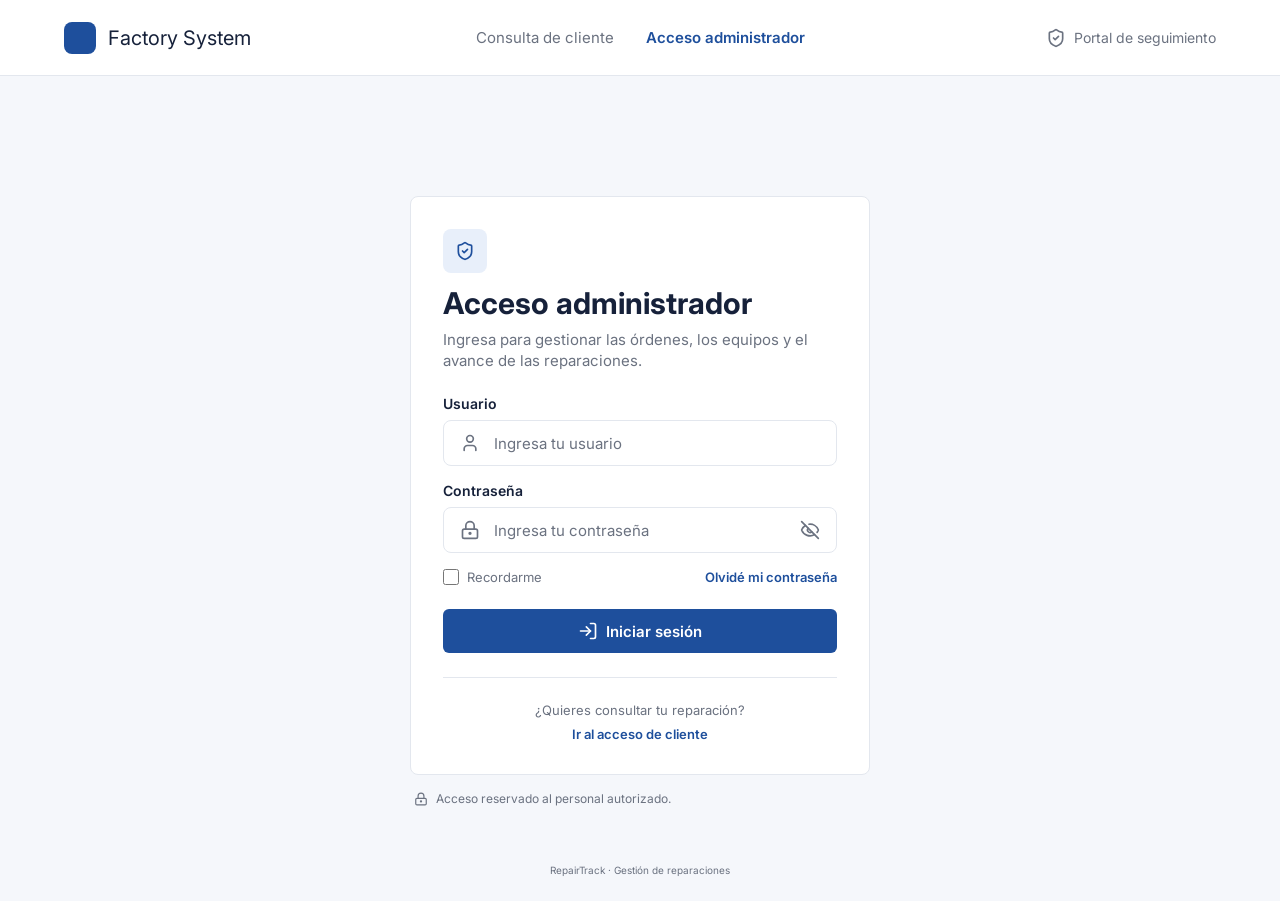
<file: index.html>
<!DOCTYPE html>
<html lang="es">
<head>
  <meta charset="UTF-8">
  <meta http-equiv="refresh" content="0; url=views/login-admin.html">
  <title>Factory System</title>
</head>
<body><a href="views/login-admin.html">Ir al acceso de administrador</a></body>
</html>
</file>
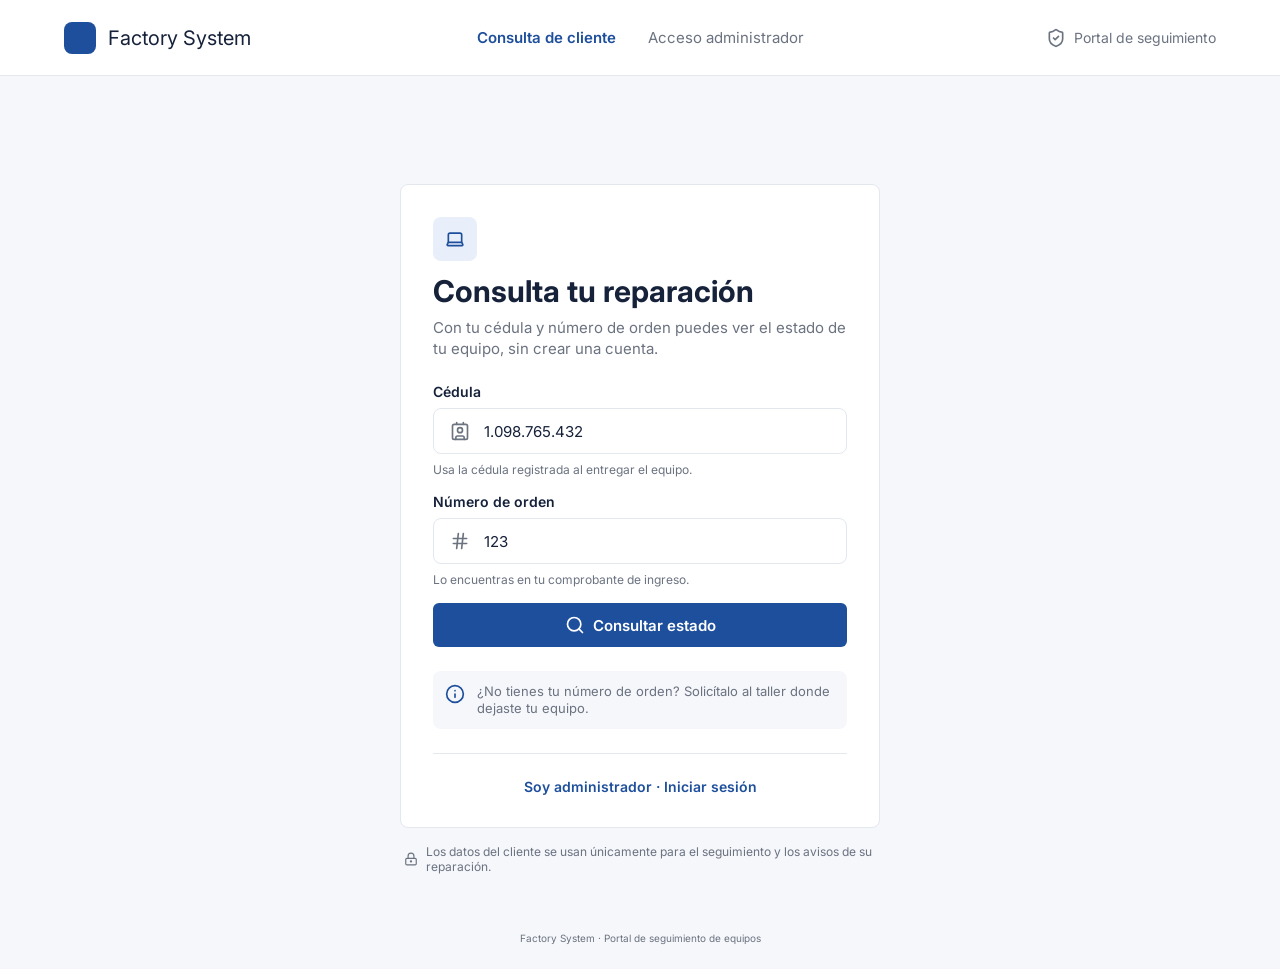
<file: views/consulta-cliente.html>
<!DOCTYPE html>
<html lang="es">
<head>
  <meta charset="UTF-8">
  <meta name="viewport" content="width=device-width, initial-scale=1">
  <title>Consulta tu reparación | Factory System</title>
  <link rel="stylesheet" href="https://fonts.googleapis.com/css2?family=Inter:wght@400;500;600;700&display=swap">
  <link rel="stylesheet" href="../css/base.css">
  <link rel="stylesheet" href="../css/componentes.css">
  <link rel="stylesheet" href="../css/consulta.css">
  <link rel="stylesheet" href="../css/responsive.css">
</head>
<body>
  <header class="encabezado">
    <a class="marca" href="consulta-cliente.html"><span class="marca__logo"></span>Factory System</a>

    <button class="menu-boton" id="menu-boton" type="button" aria-label="Abrir menú" aria-expanded="false" aria-controls="menu-principal">
      <svg class="icono" aria-hidden="true"><use href="../img/iconos.svg#menu"/></svg>
    </button>

    <nav class="menu" id="menu-principal" aria-label="Principal">
      <a href="consulta-cliente.html" aria-current="page">Consulta de cliente</a>
      <a href="login-admin.html">Acceso administrador</a>
    </nav>

    <p class="portal"><svg class="icono" aria-hidden="true"><use href="../img/iconos.svg#escudo"/></svg>Portal de seguimiento</p>
  </header>

  <main class="principal principal--consulta">
    <div class="contenedor-consulta">
      <section class="tarjeta" aria-labelledby="titulo-consulta">
        <div class="tarjeta__icono"><svg class="icono" aria-hidden="true"><use href="../img/iconos.svg#portatil"/></svg></div>
        <h1 id="titulo-consulta">Consulta tu reparación</h1>
        <p class="tarjeta__texto">Con tu cédula y número de orden puedes ver el estado de tu equipo, sin crear una cuenta.</p>

        <form id="form-consulta" novalidate>
          <p class="mensaje" id="mensaje-form" role="alert" hidden></p>

          <div class="campo">
            <label for="cedula">Cédula</label>
            <div class="entrada">
              <svg class="icono" aria-hidden="true"><use href="../img/iconos.svg#cedula"/></svg>
              <input type="text" id="cedula" value="1.098.765.432" inputmode="numeric" autocomplete="off">
            </div>
            <p class="ayuda">Usa la cédula registrada al entregar el equipo.</p>
            <p class="error" id="error-cedula"></p>
          </div>

          <div class="campo">
            <label for="orden">Número de orden</label>
            <div class="entrada">
              <svg class="icono" aria-hidden="true"><use href="../img/iconos.svg#numeral"/></svg>
              <input type="text" id="orden" value="123" inputmode="numeric" autocomplete="off">
            </div>
            <p class="ayuda">Lo encuentras en tu comprobante de ingreso.</p>
            <p class="error" id="error-orden"></p>
          </div>

          <button class="boton" type="submit">
            <svg class="icono" aria-hidden="true"><use href="../img/iconos.svg#buscar"/></svg>Consultar estado
          </button>
        </form>

        <div class="nota">
          <svg class="icono" aria-hidden="true"><use href="../img/iconos.svg#info"/></svg>
          <p>¿No tienes tu número de orden? Solicítalo al taller donde dejaste tu equipo.</p>
        </div>

        <div class="tarjeta__pie tarjeta__pie--solo">
          <a href="login-admin.html">Soy administrador · Iniciar sesión</a>
        </div>
      </section>

      <p class="aviso">
        <svg class="icono" aria-hidden="true"><use href="../img/iconos.svg#candado"/></svg>
        <span class="solo-escritorio">Los datos del cliente se usan únicamente para el seguimiento y los avisos de su reparación.</span>
        <span class="solo-movil">Tus datos se usan solo para esta reparación.</span>
      </p>
    </div>
  </main>

  <footer class="pie"><small>Factory System · Portal de seguimiento de equipos</small></footer>

  <script type="module" src="../js/controllers/menuController.js"></script>
  <script type="module" src="../js/controllers/consultaController.js"></script>
</body>
</html>
</file>
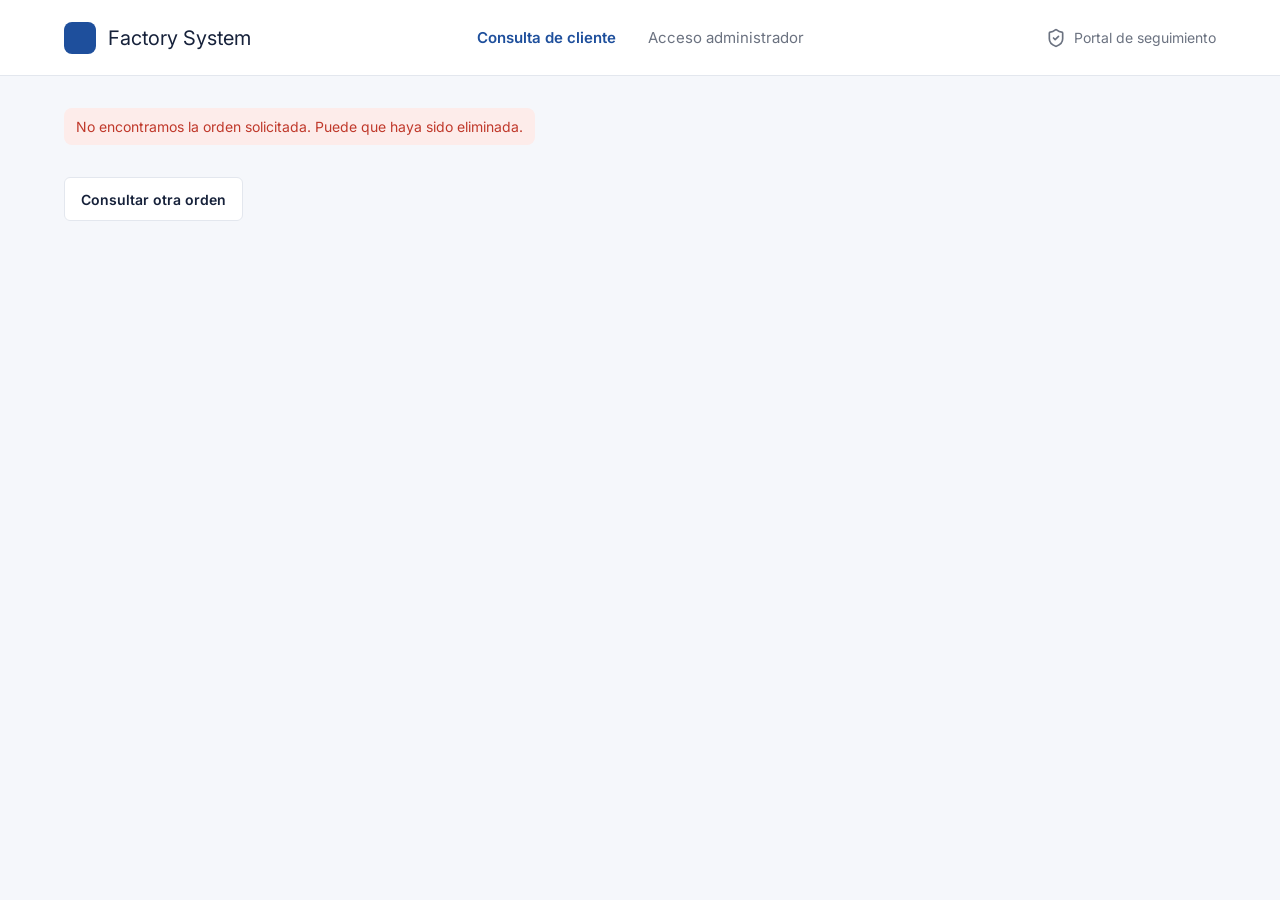
<file: views/detalle-orden.html>
<!DOCTYPE html>
<html lang="es">
<head>
  <meta charset="UTF-8">
  <meta name="viewport" content="width=device-width, initial-scale=1">
  <title>Detalle de la orden | Factory System</title>
  <link rel="stylesheet" href="https://fonts.googleapis.com/css2?family=Inter:wght@400;500;600;700&display=swap">
  <link rel="stylesheet" href="../css/base.css">
  <link rel="stylesheet" href="../css/componentes.css">
  <link rel="stylesheet" href="../css/detalle-orden.css">
  <link rel="stylesheet" href="../css/responsive.css">
</head>
<body>
  <header class="encabezado">
    <a class="marca" href="consulta-cliente.html"><span class="marca__logo"></span>Factory System</a>

    <button class="menu-boton" id="menu-boton" type="button" aria-label="Abrir menú" aria-expanded="false" aria-controls="menu-principal">
      <svg class="icono" aria-hidden="true"><use href="../img/iconos.svg#menu"/></svg>
    </button>

    <nav class="menu" id="menu-principal" aria-label="Principal">
      <a href="consulta-cliente.html" aria-current="page">Consulta de cliente</a>
      <a href="login-admin.html">Acceso administrador</a>
    </nav>

    <p class="portal"><svg class="icono" aria-hidden="true"><use href="../img/iconos.svg#escudo"/></svg>Portal de seguimiento</p>
  </header>

  <main class="contenido contenido--detalle">
    <section class="orden-no-encontrada" id="orden-no-encontrada" hidden>
      <p class="mensaje mensaje--error">No encontramos la orden solicitada. Puede que haya sido eliminada.</p>
      <a class="boton boton--secundario" href="consulta-cliente.html">Consultar otra orden</a>
    </section>

    <!-- Todo lo que depende de la orden se llena desde JS (data-campo, data-insignia, listas) -->
    <div id="contenido-orden" hidden>
      <div class="encabezado-detalle">
        <a class="volver" href="estado-equipo.html" data-destino="estado-equipo.html"><svg class="icono" aria-hidden="true"><use href="../img/iconos.svg#volver"/></svg>Volver al estado del equipo</a>
        <div class="titulo-fila">
          <h1>Detalle de la orden #<span data-campo="numero"></span></h1>
          <span class="insignia solo-escritorio" data-insignia></span>
        </div>
        <p class="solo-escritorio">Información del equipo, diagnóstico y registro de la reparación.</p>
      </div>

      <p class="mensaje" id="mensaje-form" role="status" hidden></p>

      <div class="disposicion">
        <div class="columna">
          <!-- Resumen que se ve solo en celular -->
          <section class="seccion resumen-movil" aria-label="Resumen de la orden">
            <div class="resumen-movil__cabecera"><h2 data-campo="equipo"></h2><span class="insignia" data-insignia></span></div>
            <p class="resumen-movil__equipo" data-campo="lineaEquipoMovil"></p>
            <p><span data-campo="clienteCedula"></span><br><span data-campo="telefonoMovil"></span></p>
            <p class="resumen-movil__extra"><span data-campo="ingresoTecnico"></span><br><span data-campo="costoMovil"></span></p>
          </section>

          <section class="seccion solo-escritorio" aria-labelledby="titulo-cliente">
            <h2 id="titulo-cliente">Cliente y equipo</h2>
            <div class="datos-grilla">
              <div><span class="dato__etiqueta">Nombre completo</span><strong class="dato__valor" data-campo="nombre"></strong></div>
              <div><span class="dato__etiqueta">Cédula</span><strong class="dato__valor" data-campo="cedula"></strong></div>
              <div><span class="dato__etiqueta">Teléfono</span><strong class="dato__valor" data-campo="telefono"></strong></div>
            </div>
            <div class="datos-grilla">
              <div><span class="dato__etiqueta">Tipo de equipo</span><strong class="dato__valor" data-campo="tipo"></strong></div>
              <div><span class="dato__etiqueta">Marca</span><strong class="dato__valor" data-campo="marca"></strong></div>
              <div><span class="dato__etiqueta">Modelo</span><strong class="dato__valor" data-campo="modelo"></strong></div>
            </div>
          </section>

          <section class="seccion tarjeta--falla" aria-labelledby="titulo-falla">
            <h2 id="titulo-falla">Falla reportada</h2>
            <p class="texto-detalle" data-campo="falla"></p>
          </section>

          <section class="seccion tarjeta--diagnostico" aria-labelledby="titulo-diagnostico">
            <h2 id="titulo-diagnostico">Diagnóstico técnico</h2>
            <p class="texto-detalle" data-campo="diagnostico"></p>
            <p class="diagnostico__autor solo-escritorio" data-campo="autorDiagnostico"></p>
          </section>

          <section class="seccion tarjeta--fotos" aria-labelledby="titulo-fotos">
            <h2 id="titulo-fotos">Fotos del equipo</h2>
            <div class="fotos-adjuntas" id="lista-fotos"></div>
            <p class="fotos-resumen solo-escritorio" data-campo="resumenFotos"></p>
          </section>
        </div>

        <div class="columna">
          <section class="seccion solo-escritorio" aria-labelledby="titulo-datos">
            <h2 id="titulo-datos">Datos de la reparación</h2>
            <div class="datos-grilla datos-grilla--2">
              <div><span class="dato__etiqueta">Fecha de ingreso</span><strong class="dato__valor" data-campo="fechaIngreso"></strong></div>
              <div><span class="dato__etiqueta">Técnico asignado</span><strong class="dato__valor" data-campo="tecnico"></strong></div>
            </div>
            <div class="datos-grilla datos-grilla--2">
              <div><span class="dato__etiqueta">Costo de reparación</span><strong class="dato__valor" data-campo="costo"></strong></div>
            </div>
          </section>

          <section class="seccion tarjeta--historial" aria-labelledby="titulo-historial">
            <h2 id="titulo-historial">Historial de estados</h2>
            <ol class="pasos pasos--vertical" id="lista-pasos"></ol>
            <p class="historial__nota" data-campo="notaHistorial"></p>
          </section>
        </div>
      </div>

      <div class="barra-acciones">
        <p class="barra-acciones__texto">
          <span class="solo-escritorio"><svg class="icono" aria-hidden="true"><use href="../img/iconos.svg#candado"/></svg>Los datos del cliente se usan únicamente para el seguimiento y los avisos de su reparación.</span>
          <span class="solo-movil">Desliza para ver el historial y la falla reportada</span>
        </p>
        <div class="barra-acciones__botones">
          <button class="boton boton--contorno" type="button" data-accion="whatsapp"><svg class="icono" aria-hidden="true"><use href="../img/iconos.svg#whatsapp"/></svg>Contactar por WhatsApp</button>
        </div>
      </div>
    </div>
  </main>

  <script type="module" src="../js/controllers/menuController.js"></script>
  <script type="module" src="../js/controllers/clienteController.js"></script>
  <script type="module" src="../js/controllers/detalleController.js"></script>
</body>
</html>
</file>
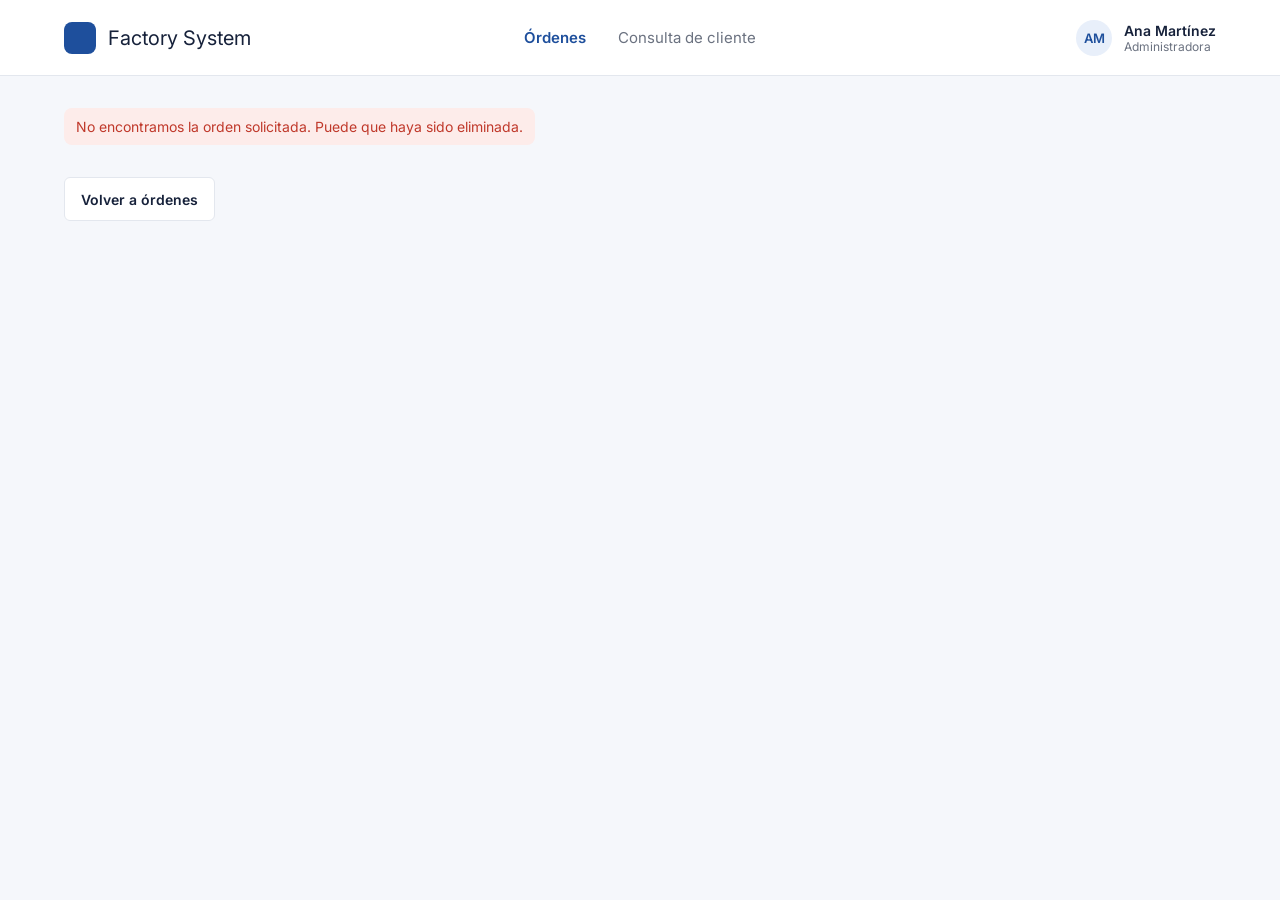
<file: views/editar-orden.html>
<!DOCTYPE html>
<html lang="es">
<head>
  <meta charset="UTF-8">
  <meta name="viewport" content="width=device-width, initial-scale=1">
  <title>Editar orden | Factory System</title>
  <link rel="stylesheet" href="https://fonts.googleapis.com/css2?family=Inter:wght@400;500;600;700&display=swap">
  <link rel="stylesheet" href="../css/base.css">
  <link rel="stylesheet" href="../css/componentes.css">
  <link rel="stylesheet" href="../css/formulario-orden.css">
  <link rel="stylesheet" href="../css/responsive.css">
</head>
<body>
  <header class="encabezado">
    <a class="marca" href="ordenes.html"><span class="marca__logo"></span>Factory System</a>

    <nav class="menu" aria-label="Principal">
      <a href="ordenes.html" aria-current="page">Órdenes</a>
      <a href="consulta-cliente.html">Consulta de cliente</a>
    </nav>

    <div class="usuario">
      <span class="usuario__avatar" aria-hidden="true">AM</span>
      <p><span class="usuario__nombre">Ana Martínez</span><span class="usuario__rol">Administradora</span></p>
    </div>
  </header>

  <main class="contenido contenido--formulario">
    <section class="orden-no-encontrada" id="orden-no-encontrada" hidden>
      <p class="mensaje mensaje--error">No encontramos la orden solicitada. Puede que haya sido eliminada.</p>
      <a class="boton boton--secundario" href="ordenes.html">Volver a órdenes</a>
    </section>

    <div id="contenido-orden" hidden>
    <div class="encabezado-pagina encabezado-pagina--centrado">
      <div>
        <h1>Editar orden #<span data-campo="numero"></span></h1>
        <p>Actualiza la información y el avance de la reparación.</p>
      </div>
      <span class="insignia insignia--cabecera" data-insignia></span>
    </div>

    <p class="mensaje" id="mensaje-form" role="alert" hidden></p>

    <div class="alerta" id="alerta-errores" role="alert" hidden>
      <svg class="icono" aria-hidden="true"><use href="../img/iconos.svg#alerta"/></svg>
      <div>
        <p class="alerta__titulo" id="alerta-titulo"></p>
        <ul class="alerta__lista" id="alerta-lista"></ul>
      </div>
    </div>

    <form class="formulario-orden" id="form-orden" novalidate>
      <div class="disposicion">
        <div class="columna">
          <section class="seccion" aria-labelledby="titulo-cliente">
            <h2 id="titulo-cliente">Cliente</h2>
            <div class="campos">
              <div class="campo">
                <label for="nombre">Nombre completo *</label>
                <div class="entrada"><input type="text" id="nombre" placeholder="Nombre del cliente" autocomplete="off"></div>
                <p class="error" id="error-nombre"></p>
              </div>
              <div class="campo">
                <label for="cedula">Cédula *</label>
                <div class="entrada"><input type="text" id="cedula" placeholder="Ingresa la cédula" inputmode="numeric" autocomplete="off"></div>
                <p class="error" id="error-cedula"></p>
              </div>
              <div class="campo">
                <label for="telefono">Teléfono *</label>
                <div class="entrada"><input type="text" id="telefono" placeholder="Ej. 300 123 4567" inputmode="tel" autocomplete="off"></div>
                <p class="error" id="error-telefono"></p>
              </div>
            </div>
          </section>

          <section class="seccion" aria-labelledby="titulo-equipo">
            <h2 id="titulo-equipo">Equipo</h2>
            <div class="campos">
              <div class="campo">
                <label for="tipo">Tipo de equipo *</label>
                <div class="entrada"><select id="tipo" required><option value="" disabled selected>Selecciona el tipo</option><option>Portátil</option><option>Escritorio</option><option>Impresora</option><option>Otro</option></select></div>
                <p class="error" id="error-tipo"></p>
              </div>
              <div class="campo">
                <label for="marca">Marca *</label>
                <div class="entrada"><input type="text" id="marca" placeholder="Ej. HP" autocomplete="off"></div>
                <p class="error" id="error-marca"></p>
              </div>
              <div class="campo">
                <label for="modelo">Modelo *</label>
                <div class="entrada"><input type="text" id="modelo" placeholder="Ej. Pavilion 15" autocomplete="off"></div>
                <p class="error" id="error-modelo"></p>
              </div>
              <div class="campo campo--ancho">
                <label for="falla">Falla reportada *</label>
                <div class="entrada entrada--area"><textarea id="falla" placeholder="Describe la falla que reporta el cliente"></textarea></div>
                <p class="error" id="error-falla"></p>
              </div>
              <div class="campo campo--ancho">
                <label for="diagnostico">Diagnóstico técnico</label>
                <div class="entrada entrada--area"><textarea id="diagnostico" placeholder="Pendiente de diagnóstico"></textarea></div>
                <p class="error" id="error-diagnostico"></p>
              </div>
            </div>
          </section>
        </div>

        <div class="columna">
          <section class="seccion" aria-labelledby="titulo-gestion">
            <h2 id="titulo-gestion">Gestión</h2>
            <div class="campos campos--2">
              <div class="campo">
                <label for="estado">Estado *</label>
                <div class="entrada"><select id="estado"><option value="recibido">Recibido</option><option value="diagnostico">En diagnóstico</option><option value="reparacion">En reparación</option><option value="listo">Listo</option><option value="entregado">Entregado</option></select></div>
              </div>
              <div class="campo">
                <label for="fecha">Fecha de ingreso *</label>
                <div class="entrada"><input type="text" id="fecha" placeholder="dd/mm/aaaa" inputmode="numeric" autocomplete="off"></div>
                <p class="error" id="error-fecha"></p>
              </div>
              <div class="campo">
                <label for="tecnico">Técnico asignado *</label>
                <div class="entrada"><select id="tecnico"><option>Carlos Ruiz</option><option>Ana Torres</option><option>Luis Moreno</option></select></div>
              </div>
              <div class="campo">
                <label for="costo">Costo (COP) *</label>
                <div class="entrada"><input type="text" id="costo" placeholder="$0" value="$0" inputmode="numeric" autocomplete="off"></div>
                <p class="error" id="error-costo"></p>
              </div>
            </div>
            <p class="seccion__nota">Valores en pesos colombianos. Informa al cliente antes de realizar cambios.</p>
          </section>

          <section class="seccion" aria-labelledby="titulo-evidencias">
            <h2 id="titulo-evidencias">Evidencias</h2>
            <div class="fotos-adjuntas" id="lista-fotos"></div>
            <p class="fotos-resumen"><span data-campo="resumenFotos"></span><span id="fotos-nuevas"></span></p>
            <input type="file" id="fotos" accept="image/png, image/jpeg" multiple hidden>
            <button type="button" class="boton boton--secundario boton--subir" id="boton-subir">Subir más fotos</button>
            <p class="error" id="error-fotos"></p>
            <p class="seccion__nota">Registra el estado del equipo y los hallazgos de la reparación.</p>
          </section>
        </div>

        <p class="nota-pagina">Los datos del cliente se usan únicamente para el seguimiento y los avisos de su reparación.</p>
      </div>

      <div class="barra-acciones">
        <p class="barra-acciones__texto">
          <span class="solo-escritorio">* Campos obligatorios · Orden #<span data-campo="numero"></span></span>
          <span class="solo-movil">Desliza para ver Equipo, Gestión y Evidencias</span>
        </p>
        <div class="barra-acciones__botones">
          <button type="button" class="boton boton--secundario" id="boton-cancelar">Cancelar</button>
          <button type="submit" class="boton">Guardar</button>
        </div>
      </div>
    </form>
    </div>
  </main>

  <dialog class="dialogo" id="dialogo-confirmar" aria-labelledby="confirmar-titulo">
    <h2 id="confirmar-titulo"></h2>
    <p id="confirmar-texto"></p>
    <div class="acciones-dialogo">
      <button type="button" class="boton boton--secundario" id="confirmar-cancelar">Seguir editando</button>
      <button type="button" class="boton" id="confirmar-aceptar">Confirmar</button>
    </div>
  </dialog>

  <script type="module" src="../js/controllers/editarOrdenController.js"></script>
</body>
</html>
</file>
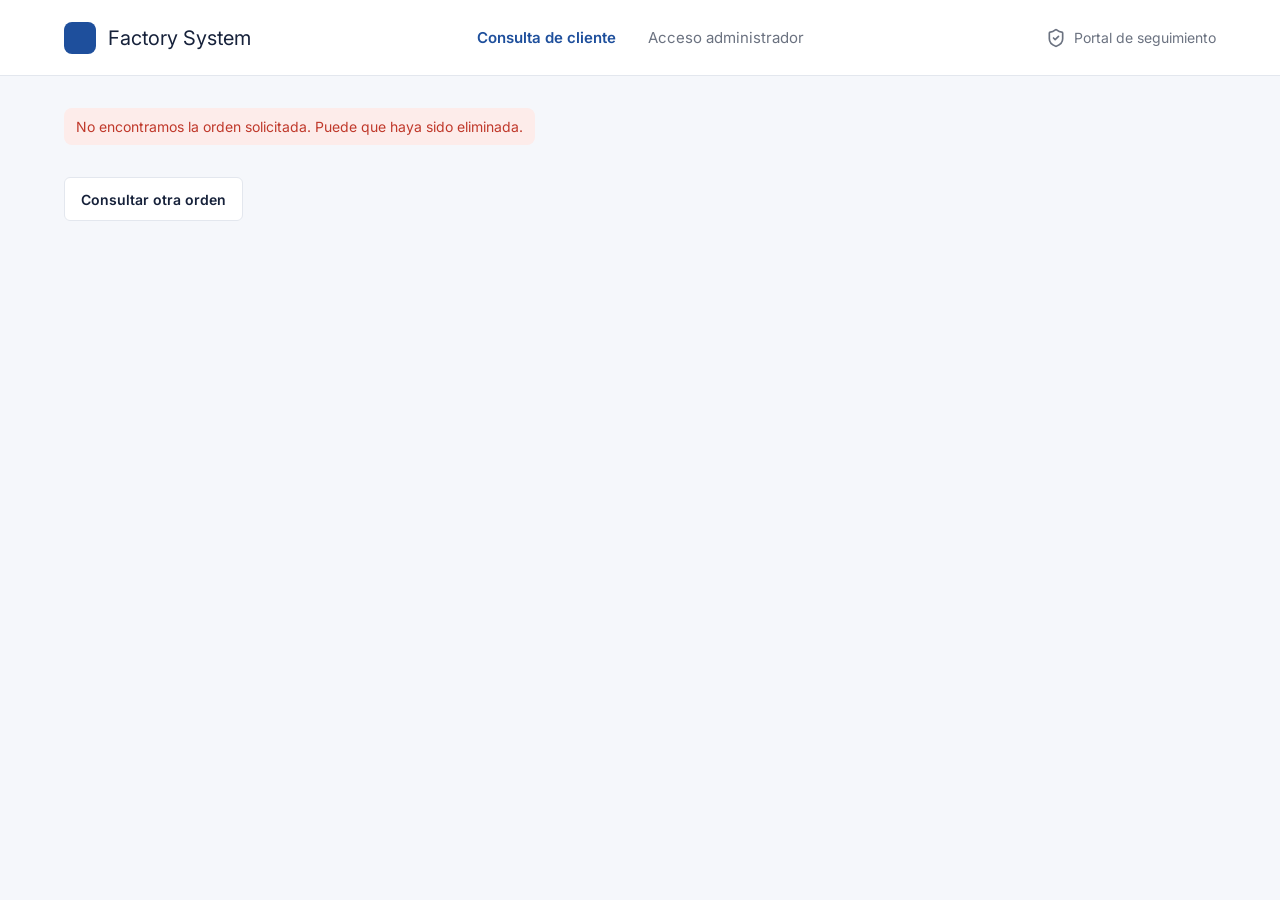
<file: views/estado-equipo.html>
<!DOCTYPE html>
<html lang="es">
<head>
  <meta charset="UTF-8">
  <meta name="viewport" content="width=device-width, initial-scale=1">
  <title>Estado de tu equipo | Factory System</title>
  <link rel="stylesheet" href="https://fonts.googleapis.com/css2?family=Inter:wght@400;500;600;700&display=swap">
  <link rel="stylesheet" href="../css/base.css">
  <link rel="stylesheet" href="../css/componentes.css">
  <link rel="stylesheet" href="../css/estado-equipo.css">
  <link rel="stylesheet" href="../css/responsive.css">
</head>
<body>
  <header class="encabezado">
    <a class="marca" href="consulta-cliente.html"><span class="marca__logo"></span>Factory System</a>

    <button class="menu-boton" id="menu-boton" type="button" aria-label="Abrir menú" aria-expanded="false" aria-controls="menu-principal">
      <svg class="icono" aria-hidden="true"><use href="../img/iconos.svg#menu"/></svg>
    </button>

    <nav class="menu" id="menu-principal" aria-label="Principal">
      <a href="consulta-cliente.html" aria-current="page">Consulta de cliente</a>
      <a href="login-admin.html">Acceso administrador</a>
    </nav>

    <p class="portal"><svg class="icono" aria-hidden="true"><use href="../img/iconos.svg#escudo"/></svg>Portal de seguimiento</p>
  </header>

  <main class="contenido contenido--estado">
    <section class="orden-no-encontrada" id="orden-no-encontrada" hidden>
      <p class="mensaje mensaje--error">No encontramos la orden solicitada. Puede que haya sido eliminada.</p>
      <a class="boton boton--secundario" href="consulta-cliente.html">Consultar otra orden</a>
    </section>

    <!-- Todo lo que depende de la orden se llena desde JS (data-campo, data-insignia, listas) -->
    <div id="contenido-orden" hidden>
      <div class="encabezado-pagina">
        <div>
          <nav class="migas solo-escritorio" aria-label="Ruta de navegación"><a href="consulta-cliente.html">Consulta de cliente</a> / Orden #<span data-campo="numero"></span></nav>
          <h1>Estado de tu equipo</h1>
          <p>Hola, <span data-campo="primerNombre"></span>. Aquí puedes seguir tu reparación.</p>
        </div>
      </div>

      <p class="mensaje" id="mensaje-form" role="status" hidden></p>

      <div class="disposicion-estado">
        <section class="tarjeta-estado" aria-label="Resumen de la orden">
          <div class="orden__cabecera">
            <p class="orden__numero">Orden #<span data-campo="numero"></span></p>
            <span class="insignia" data-insignia></span>
          </div>
          <h2 class="orden__equipo" data-campo="equipo"></h2>
          <p class="orden__detalle" data-campo="detalleEquipo"></p>

          <div class="orden__datos solo-escritorio">
            <div><span class="dato__etiqueta">Fecha de ingreso</span><strong class="dato__valor" data-campo="fechaIngreso"></strong></div>
            <div><span class="dato__etiqueta">Técnico asignado</span><strong class="dato__valor" data-campo="tecnico"></strong></div>
            <div><span class="dato__etiqueta">Costo de reparación</span><strong class="dato__valor" data-campo="costo"></strong></div>
          </div>
          <p class="orden__nota" data-campo="notaActual"></p>
        </section>

        <aside class="tarjeta-estado ayuda-estado solo-escritorio" aria-labelledby="titulo-ayuda">
          <h2 id="titulo-ayuda">¿Tienes alguna pregunta?</h2>
          <p>Consulta el diagnóstico, las fotos y el historial en el detalle de tu orden.</p>
          <a class="boton" href="detalle-orden.html" data-destino="detalle-orden.html"><svg class="icono" aria-hidden="true"><use href="../img/iconos.svg#flecha"/></svg>Ver detalle de la orden</a>
          <button class="boton boton--contorno" type="button" data-accion="whatsapp"><svg class="icono" aria-hidden="true"><use href="../img/iconos.svg#whatsapp"/></svg>Contactar por WhatsApp</button>
        </aside>
      </div>

      <section class="tarjeta-estado progreso" aria-labelledby="titulo-progreso">
        <h2 id="titulo-progreso">Progreso de la reparación</h2>
        <p class="progreso__estado solo-escritorio"><svg class="icono" aria-hidden="true"><use href="../img/iconos.svg#llave"/></svg><span data-campo="lineaEstado"></span></p>
        <ol class="pasos" id="lista-pasos"></ol>
        <p class="progreso__nota solo-escritorio" data-campo="notaProgreso"></p>
      </section>

      <p class="aviso-estado solo-escritorio"><svg class="icono" aria-hidden="true"><use href="../img/iconos.svg#campana"/></svg><span data-campo="avisoCliente"></span></p>
      <p class="aviso solo-escritorio"><svg class="icono" aria-hidden="true"><use href="../img/iconos.svg#candado"/></svg>Los datos del cliente se usan únicamente para el seguimiento y los avisos de su reparación.</p>
      <a class="boton boton--secundario boton--otra solo-escritorio" href="consulta-cliente.html">Consultar otra orden</a>

      <div class="barra-estado">
        <a class="boton" href="detalle-orden.html" data-destino="detalle-orden.html"><svg class="icono" aria-hidden="true"><use href="../img/iconos.svg#flecha"/></svg>Ver detalle de la orden</a>
        <a class="barra-estado__enlace" href="consulta-cliente.html">Consultar otra orden</a>
      </div>
    </div>
  </main>

  <script type="module" src="../js/controllers/menuController.js"></script>
  <script type="module" src="../js/controllers/clienteController.js"></script>
  <script type="module" src="../js/controllers/estadoController.js"></script>
</body>
</html>
</file>
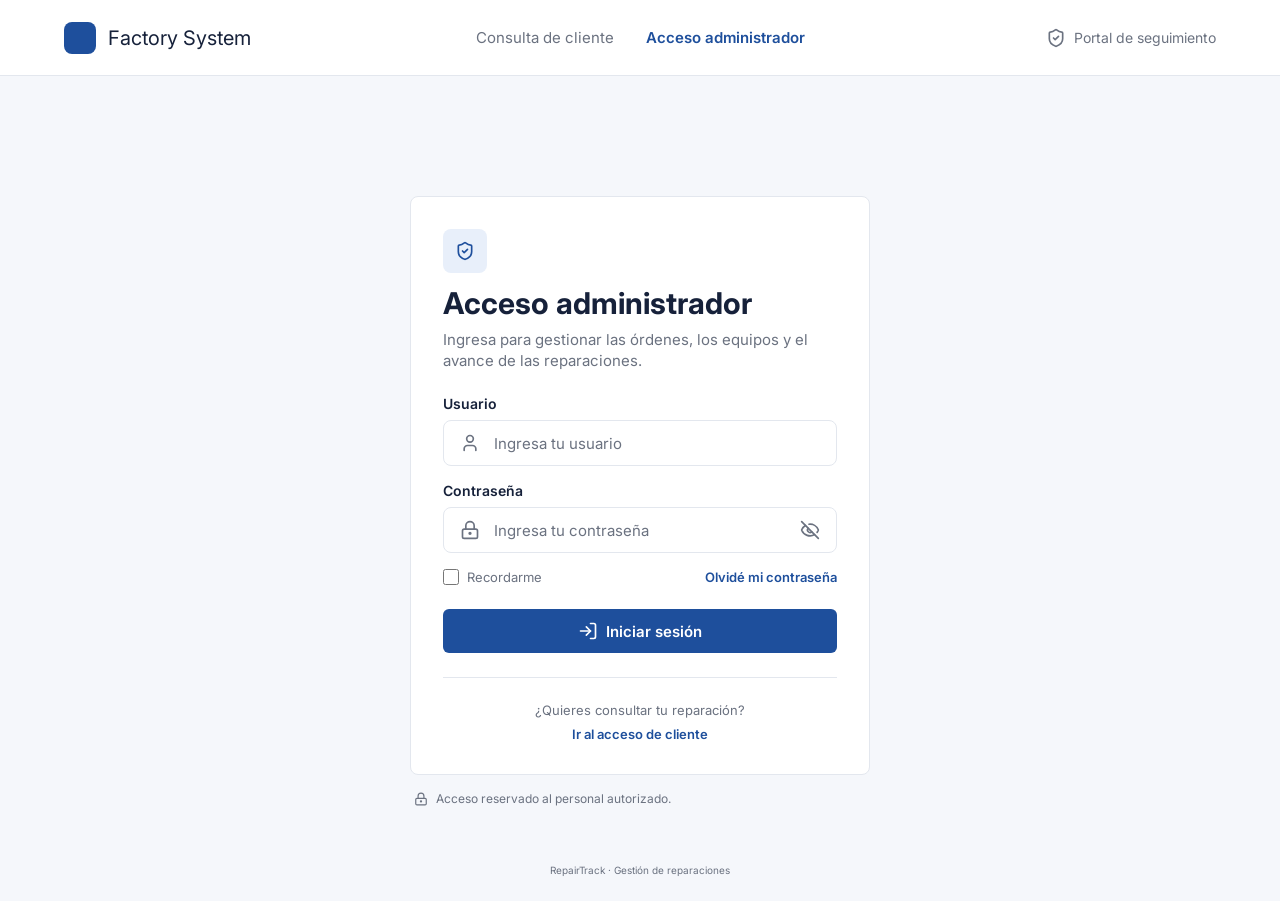
<file: views/login-admin.html>
<!DOCTYPE html>
<html lang="es">
<head>
  <meta charset="UTF-8">
  <meta name="viewport" content="width=device-width, initial-scale=1">
  <title>Acceso administrador | Factory System</title>
  <link rel="stylesheet" href="https://fonts.googleapis.com/css2?family=Inter:wght@400;500;600;700&display=swap">
  <link rel="stylesheet" href="../css/base.css">
  <link rel="stylesheet" href="../css/componentes.css">
  <link rel="stylesheet" href="../css/login.css">
  <link rel="stylesheet" href="../css/responsive.css">
</head>
<body>
  <header class="encabezado">
    <a class="marca" href="login-admin.html"><span class="marca__logo"></span>Factory System</a>

    <button class="menu-boton" id="menu-boton" type="button" aria-label="Abrir menú" aria-expanded="false" aria-controls="menu-principal">
      <svg class="icono" aria-hidden="true"><use href="../img/iconos.svg#menu"/></svg>
    </button>

    <nav class="menu" id="menu-principal" aria-label="Principal">
      <a href="consulta-cliente.html">Consulta de cliente</a>
      <a href="login-admin.html" aria-current="page">Acceso administrador</a>
    </nav>

    <p class="portal"><svg class="icono" aria-hidden="true"><use href="../img/iconos.svg#escudo"/></svg>Portal de seguimiento</p>
  </header>

  <main class="principal">
    <div class="contenedor-login">
      <section class="tarjeta" aria-labelledby="titulo-login">
        <div class="tarjeta__icono"><svg class="icono" aria-hidden="true"><use href="../img/iconos.svg#escudo"/></svg></div>
        <h1 id="titulo-login">Acceso administrador</h1>
        <p class="tarjeta__texto">Ingresa para gestionar las órdenes, los equipos y el avance de las reparaciones.</p>

        <form id="form-login" novalidate>
          <p class="mensaje" id="mensaje-form" role="alert" hidden></p>

          <div class="campo">
            <label for="usuario">Usuario</label>
            <div class="entrada">
              <svg class="icono" aria-hidden="true"><use href="../img/iconos.svg#usuario"/></svg>
              <input type="text" id="usuario" placeholder="Ingresa tu usuario" autocomplete="username">
            </div>
            <p class="error" id="error-usuario"></p>
          </div>

          <div class="campo">
            <label for="clave">Contraseña</label>
            <div class="entrada">
              <svg class="icono" aria-hidden="true"><use href="../img/iconos.svg#candado"/></svg>
              <input type="password" id="clave" placeholder="Ingresa tu contraseña" autocomplete="current-password">
              <button class="entrada__ver" id="boton-ver-clave" type="button" aria-label="Mostrar contraseña">
                <svg class="icono" aria-hidden="true"><use id="icono-ver-clave" href="../img/iconos.svg#ojo-tachado"/></svg>
              </button>
            </div>
            <p class="error" id="error-clave"></p>
          </div>

          <div class="opciones">
            <label class="recordar"><input type="checkbox" id="recordar"> Recordarme</label>
            <a href="#">Olvidé mi contraseña</a>
          </div>

          <button class="boton" type="submit">
            <svg class="icono" aria-hidden="true"><use href="../img/iconos.svg#entrar"/></svg>Iniciar sesión
          </button>
        </form>

        <div class="tarjeta__pie">
          <p>¿Quieres consultar tu reparación?</p>
          <a href="consulta-cliente.html">Ir al acceso de cliente</a>
        </div>
      </section>

      <p class="aviso"><svg class="icono" aria-hidden="true"><use href="../img/iconos.svg#candado"/></svg>Acceso reservado al personal autorizado.</p>
    </div>
  </main>

  <footer class="pie"><small>RepairTrack · Gestión de reparaciones</small></footer>

  <script type="module" src="../js/controllers/menuController.js"></script>
  <script type="module" src="../js/controllers/loginController.js"></script>
</body>
</html>
</file>
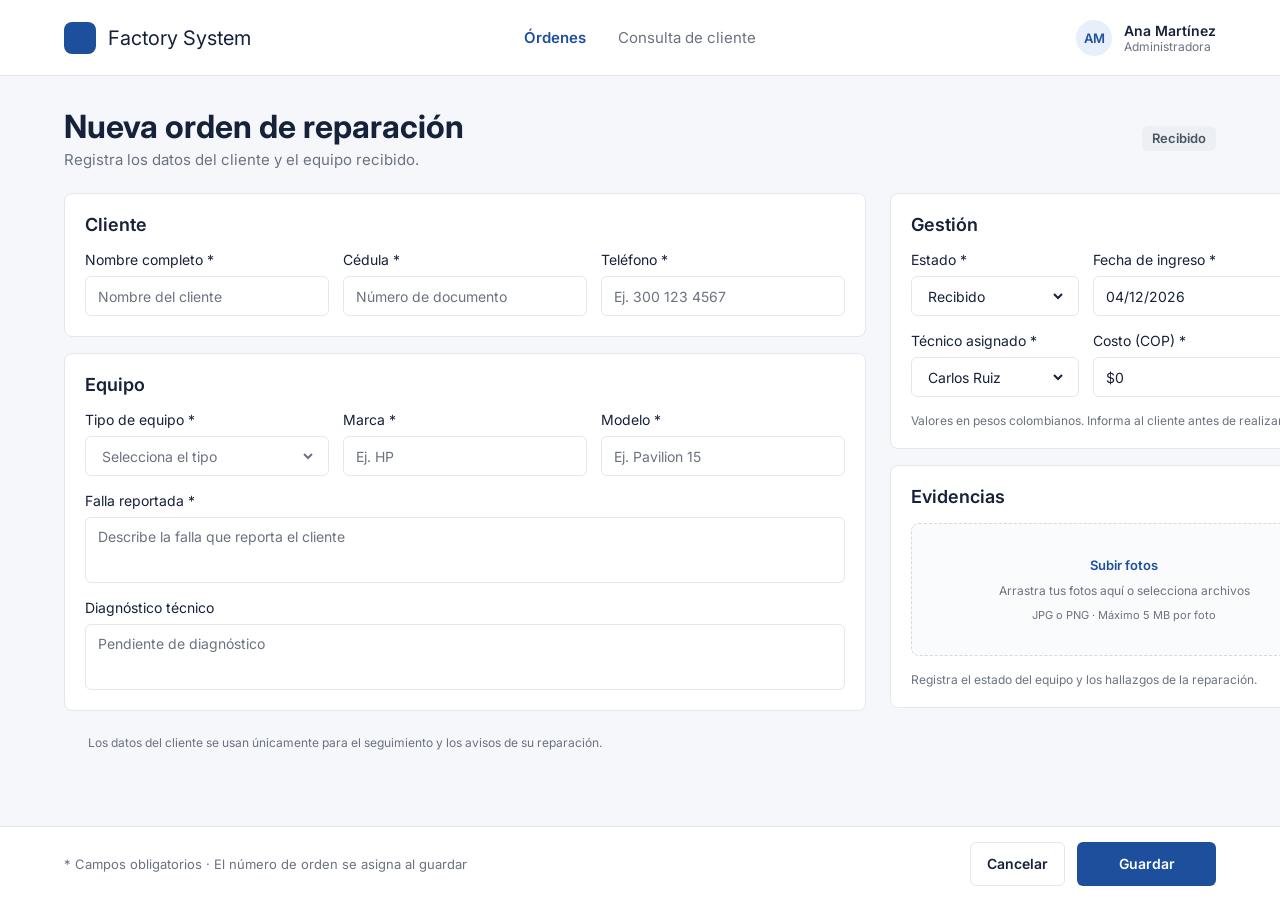
<file: views/nueva-orden.html>
<!DOCTYPE html>
<html lang="es">
<head>
  <meta charset="UTF-8">
  <meta name="viewport" content="width=device-width, initial-scale=1">
  <title>Nueva orden de reparación | Factory System</title>
  <link rel="stylesheet" href="https://fonts.googleapis.com/css2?family=Inter:wght@400;500;600;700&display=swap">
  <link rel="stylesheet" href="../css/base.css">
  <link rel="stylesheet" href="../css/componentes.css">
  <link rel="stylesheet" href="../css/formulario-orden.css">
  <link rel="stylesheet" href="../css/responsive.css">
</head>
<body>
  <header class="encabezado">
    <a class="marca" href="ordenes.html"><span class="marca__logo"></span>Factory System</a>

    <nav class="menu" aria-label="Principal">
      <a href="ordenes.html" aria-current="page">Órdenes</a>
      <a href="consulta-cliente.html">Consulta de cliente</a>
    </nav>

    <div class="usuario">
      <span class="usuario__avatar" aria-hidden="true">AM</span>
      <p><span class="usuario__nombre">Ana Martínez</span><span class="usuario__rol">Administradora</span></p>
    </div>
  </header>

  <main class="contenido contenido--formulario">
    <div class="encabezado-pagina encabezado-pagina--centrado">
      <div>
        <h1>Nueva orden de reparación</h1>
        <p>Registra los datos del cliente y el equipo recibido.</p>
      </div>
      <span class="insignia insignia--recibido insignia--cabecera">Recibido</span>
    </div>

    <p class="mensaje" id="mensaje-form" role="alert" hidden></p>

    <div class="alerta" id="alerta-errores" role="alert" hidden>
      <svg class="icono" aria-hidden="true"><use href="../img/iconos.svg#alerta"/></svg>
      <div>
        <p class="alerta__titulo" id="alerta-titulo"></p>
        <ul class="alerta__lista" id="alerta-lista"></ul>
      </div>
    </div>

    <form class="formulario-orden" id="form-orden" novalidate>
      <div class="disposicion">
        <div class="columna">
          <section class="seccion" aria-labelledby="titulo-cliente">
            <h2 id="titulo-cliente">Cliente</h2>
            <div class="campos">
              <div class="campo">
                <label for="nombre">Nombre completo *</label>
                <div class="entrada"><input type="text" id="nombre" placeholder="Nombre del cliente" autocomplete="off"></div>
                <p class="error" id="error-nombre"></p>
              </div>
              <div class="campo">
                <label for="cedula">Cédula *</label>
                <div class="entrada"><input type="text" id="cedula" placeholder="Número de documento" inputmode="numeric" autocomplete="off"></div>
                <p class="error" id="error-cedula"></p>
              </div>
              <div class="campo">
                <label for="telefono">Teléfono *</label>
                <div class="entrada"><input type="text" id="telefono" placeholder="Ej. 300 123 4567" inputmode="tel" autocomplete="off"></div>
                <p class="error" id="error-telefono"></p>
              </div>
            </div>
          </section>

          <section class="seccion" aria-labelledby="titulo-equipo">
            <h2 id="titulo-equipo">Equipo</h2>
            <div class="campos">
              <div class="campo">
                <label for="tipo">Tipo de equipo *</label>
                <div class="entrada"><select id="tipo" required><option value="" disabled selected>Selecciona el tipo</option><option>Portátil</option><option>Escritorio</option><option>Impresora</option><option>Otro</option></select></div>
                <p class="error" id="error-tipo"></p>
              </div>
              <div class="campo">
                <label for="marca">Marca *</label>
                <div class="entrada"><input type="text" id="marca" placeholder="Ej. HP" autocomplete="off"></div>
                <p class="error" id="error-marca"></p>
              </div>
              <div class="campo">
                <label for="modelo">Modelo *</label>
                <div class="entrada"><input type="text" id="modelo" placeholder="Ej. Pavilion 15" autocomplete="off"></div>
                <p class="error" id="error-modelo"></p>
              </div>
              <div class="campo campo--ancho">
                <label for="falla">Falla reportada *</label>
                <div class="entrada entrada--area"><textarea id="falla" placeholder="Describe la falla que reporta el cliente"></textarea></div>
                <p class="error" id="error-falla"></p>
              </div>
              <div class="campo campo--ancho">
                <label for="diagnostico">Diagnóstico técnico</label>
                <div class="entrada entrada--area"><textarea id="diagnostico" placeholder="Pendiente de diagnóstico"></textarea></div>
                <p class="error" id="error-diagnostico"></p>
              </div>
            </div>
          </section>
        </div>

        <div class="columna">
          <section class="seccion" aria-labelledby="titulo-gestion">
            <h2 id="titulo-gestion">Gestión</h2>
            <div class="campos campos--2">
              <div class="campo">
                <label for="estado">Estado *</label>
                <div class="entrada"><select id="estado"><option value="recibido">Recibido</option><option value="diagnostico">En diagnóstico</option><option value="reparacion">En reparación</option><option value="listo">Listo</option><option value="entregado">Entregado</option></select></div>
              </div>
              <div class="campo">
                <label for="fecha">Fecha de ingreso *</label>
                <div class="entrada"><input type="text" id="fecha" placeholder="dd/mm/aaaa" inputmode="numeric" autocomplete="off"></div>
                <p class="error" id="error-fecha"></p>
              </div>
              <div class="campo">
                <label for="tecnico">Técnico asignado *</label>
                <div class="entrada"><select id="tecnico"><option>Carlos Ruiz</option><option>Ana Torres</option><option>Luis Moreno</option></select></div>
              </div>
              <div class="campo">
                <label for="costo">Costo (COP) *</label>
                <div class="entrada"><input type="text" id="costo" placeholder="$0" value="$0" inputmode="numeric" autocomplete="off"></div>
                <p class="error" id="error-costo"></p>
              </div>
            </div>
            <p class="seccion__nota">Valores en pesos colombianos. Informa al cliente antes de realizar cambios.</p>
          </section>

          <section class="seccion" aria-labelledby="titulo-evidencias">
            <h2 id="titulo-evidencias">Evidencias</h2>
            <label class="zona-fotos" id="zona-fotos">
              <input type="file" id="fotos" accept="image/png, image/jpeg" multiple>
              <strong>Subir fotos</strong>
              <span id="resumen-fotos">Arrastra tus fotos aquí o selecciona archivos</span>
              <small>JPG o PNG · Máximo 5 MB por foto</small>
            </label>
            <p class="error" id="error-fotos"></p>
            <p class="seccion__nota">Registra el estado del equipo y los hallazgos de la reparación.</p>
          </section>
        </div>

        <p class="nota-pagina">Los datos del cliente se usan únicamente para el seguimiento y los avisos de su reparación.</p>
      </div>

      <div class="barra-acciones">
        <p class="barra-acciones__texto">
          <span class="solo-escritorio">* Campos obligatorios · El número de orden se asigna al guardar</span>
          <span class="solo-movil">Desliza para ver Equipo, Gestión y Evidencias</span>
        </p>
        <div class="barra-acciones__botones">
          <button type="button" class="boton boton--secundario" id="boton-cancelar">Cancelar</button>
          <button type="submit" class="boton">Guardar</button>
        </div>
      </div>
    </form>
  </main>

  <dialog class="dialogo" id="dialogo-confirmar" aria-labelledby="confirmar-titulo">
    <h2 id="confirmar-titulo"></h2>
    <p id="confirmar-texto"></p>
    <div class="acciones-dialogo">
      <button type="button" class="boton boton--secundario" id="confirmar-cancelar">Seguir editando</button>
      <button type="button" class="boton" id="confirmar-aceptar">Confirmar</button>
    </div>
  </dialog>

  <script type="module" src="../js/controllers/nuevaOrdenController.js"></script>
</body>
</html>
</file>
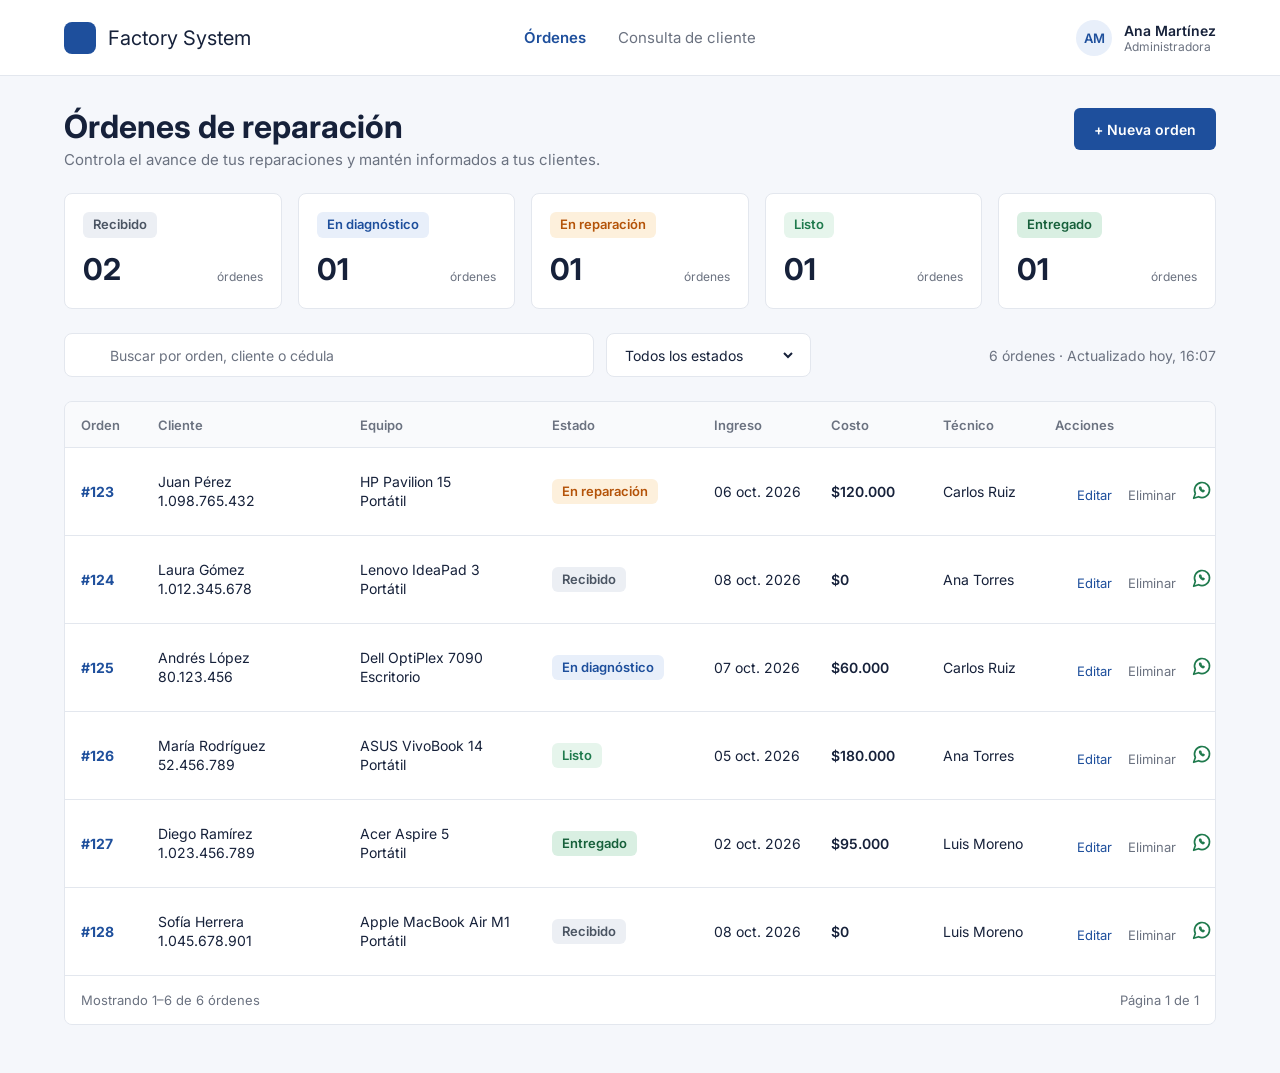
<file: views/ordenes.html>
<!DOCTYPE html>
<html lang="es">
<head>
  <meta charset="UTF-8">
  <meta name="viewport" content="width=device-width, initial-scale=1">
  <title>Órdenes de reparación | Factory System</title>
  <link rel="stylesheet" href="https://fonts.googleapis.com/css2?family=Inter:wght@400;500;600;700&display=swap">
  <link rel="stylesheet" href="../css/base.css">
  <link rel="stylesheet" href="../css/componentes.css">
  <link rel="stylesheet" href="../css/panel.css">
  <link rel="stylesheet" href="../css/responsive.css">
</head>
<body>
  <header class="encabezado">
    <a class="marca" href="ordenes.html"><span class="marca__logo"></span>Factory System</a>

    <nav class="menu" aria-label="Principal">
      <a href="ordenes.html" aria-current="page">Órdenes</a>
      <a href="consulta-cliente.html">Consulta de cliente</a>
    </nav>

    <div class="usuario">
      <span class="usuario__avatar" aria-hidden="true">AM</span>
      <p><span class="usuario__nombre">Ana Martínez</span><span class="usuario__rol">Administradora</span></p>
    </div>
  </header>

  <main class="contenido">
    <div class="encabezado-pagina">
      <div>
        <h1>Órdenes de reparación</h1>
        <p><span class="solo-escritorio">Controla el avance de tus reparaciones y mantén informados a tus clientes.</span><span class="solo-movil">Gestiona cada equipo, de ingreso a entrega.</span></p>
      </div>
      <a class="boton boton--nueva" href="nueva-orden.html">+ Nueva orden</a>
    </div>

    <section class="resumen" aria-label="Resumen por estado">
      <div class="resumen__item">
        <span class="insignia insignia--recibido">Recibido</span>
        <p class="resumen__dato"><strong class="resumen__numero" data-contador="recibido">00</strong><span class="resumen__unidad">órdenes</span></p>
      </div>
      <div class="resumen__item">
        <span class="insignia insignia--diagnostico">En diagnóstico</span>
        <p class="resumen__dato"><strong class="resumen__numero" data-contador="diagnostico">00</strong><span class="resumen__unidad">órdenes</span></p>
      </div>
      <div class="resumen__item">
        <span class="insignia insignia--reparacion">En reparación</span>
        <p class="resumen__dato"><strong class="resumen__numero" data-contador="reparacion">00</strong><span class="resumen__unidad">órdenes</span></p>
      </div>
      <div class="resumen__item">
        <span class="insignia insignia--listo">Listo</span>
        <p class="resumen__dato"><strong class="resumen__numero" data-contador="listo">00</strong><span class="resumen__unidad">órdenes</span></p>
      </div>
      <div class="resumen__item">
        <span class="insignia insignia--entregado">Entregado</span>
        <p class="resumen__dato"><strong class="resumen__numero" data-contador="entregado">00</strong><span class="resumen__unidad">órdenes</span></p>
      </div>
    </section>

    <p class="mensaje" id="mensaje-form" role="status" hidden></p>

    <div class="filtros">
      <div class="entrada entrada--buscar">
        <input type="search" id="buscador" placeholder="Buscar por orden, cliente o cédula" aria-label="Buscar órdenes" autocomplete="off">
      </div>
      <div class="entrada entrada--estado">
        <select id="filtro-estado" aria-label="Filtrar por estado">
          <option value="todos">Todos los estados</option>
          <option value="recibido">Recibido</option>
          <option value="diagnostico">En diagnóstico</option>
          <option value="reparacion">En reparación</option>
          <option value="listo">Listo</option>
          <option value="entregado">Entregado</option>
        </select>
      </div>
      <p class="filtros__resumen">
        <span data-visibles>6</span> órdenes · <span class="solo-escritorio">Actualizado hoy, <span data-campo="hora">10:35</span></span><span class="solo-movil">Todas las reparaciones</span>
      </p>
    </div>

    <div class="tabla-caja">
      <table class="tabla">
        <thead>
          <tr>
            <th scope="col">Orden</th><th scope="col">Cliente</th><th scope="col">Equipo</th><th scope="col">Estado</th>
            <th scope="col">Ingreso</th><th scope="col">Costo</th><th scope="col">Técnico</th><th scope="col">Acciones</th>
          </tr>
        </thead>
        <tbody id="cuerpo-tabla"></tbody>
      </table>
      <p class="sin-resultados" id="sin-resultados" hidden></p>
      <div class="tabla-pie">
        <span>Mostrando 1–<span data-visibles>6</span> de <span data-total>6</span> órdenes</span>
        <span>Página 1 de 1</span>
      </div>
    </div>
  </main>

  <p class="barra-movil">Desliza para ver las <span data-total>6</span> órdenes</p>

  <dialog class="dialogo dialogo--orden" id="dialogo-confirmar" aria-labelledby="confirmar-titulo">
    <div class="dialogo__icono dialogo__icono--peligro" id="confirmar-icono">
      <svg class="icono" aria-hidden="true"><use id="confirmar-icono-svg" href="../img/iconos.svg#papelera"/></svg>
    </div>
    <h2 id="confirmar-titulo"></h2>
    <p id="confirmar-texto"></p>

    <div class="resumen-orden">
      <p class="resumen-orden__cliente" id="confirmar-cliente"></p>
      <p class="resumen-orden__equipo" id="confirmar-equipo"></p>
      <p class="resumen-orden__detalle" id="confirmar-detalle"></p>
      <div class="resumen-orden__pie">
        <span class="insignia" id="confirmar-estado"></span>
        <span class="resumen-orden__costo" id="confirmar-costo"></span>
      </div>
    </div>

    <div class="acciones-dialogo">
      <button type="button" class="boton boton--secundario" id="confirmar-cancelar">Cancelar</button>
      <button type="button" class="boton" id="confirmar-aceptar">Confirmar</button>
    </div>
  </dialog>

  <dialog class="dialogo dialogo--aviso" id="dialogo-aviso" aria-labelledby="aviso-titulo">
    <div class="dialogo__icono dialogo__icono--aviso"><svg class="icono" aria-hidden="true"><use href="../img/iconos.svg#whatsapp"/></svg></div>
    <h2 id="aviso-titulo">Enviar aviso a WhatsApp</h2>
    <p class="dialogo__subtitulo">Revisa el mensaje antes de enviarlo al cliente.</p>

    <div class="resumen-aviso">
      <div class="resumen-aviso__datos">
        <div><span class="resumen-aviso__etiqueta">Cliente</span><strong id="aviso-cliente"></strong></div>
        <div><span class="resumen-aviso__etiqueta">Teléfono</span><strong id="aviso-telefono"></strong></div>
      </div>
      <div class="resumen-aviso__pie">
        <strong id="aviso-orden"></strong>
        <span class="insignia" id="aviso-estado"></span>
      </div>
    </div>

    <div class="campo">
      <label for="aviso-mensaje">Mensaje editable</label>
      <div class="entrada"><textarea id="aviso-mensaje" rows="3"></textarea></div>
      <p class="error" id="error-aviso-mensaje"></p>
    </div>
    <p class="aviso-ayuda" id="aviso-ayuda"></p>

    <div class="acciones-dialogo">
      <button type="button" class="boton boton--whatsapp" id="aviso-enviar"><svg class="icono" aria-hidden="true"><use href="../img/iconos.svg#whatsapp"/></svg>Enviar por WhatsApp</button>
      <button type="button" class="boton boton--secundario" id="aviso-cancelar">Cancelar</button>
    </div>

    <div class="resultado-aviso">
      <p class="resultado-aviso__titulo">Ejemplo de resultado después del envío</p>
      <p class="resultado-aviso__texto" id="aviso-resultado" role="status"></p>
    </div>
  </dialog>

  <script type="module" src="../js/controllers/panelController.js"></script>
</body>
</html>
</file>
<file: css/base.css>
/* Variables, reset y piezas compartidas por todas las vistas (header y footer) */
:root {
  --azul: #1e4f9c;
  --azul-oscuro: #173f80;
  --azul-claro: #e8effa;
  --texto: #16213a;
  --gris: #6b7280;
  --borde: #e3e7ee;
  --fondo: #f5f7fb;
  --error: #c0392b;
  --exito: #1f7a4d;
  --fuente: "Inter", system-ui, -apple-system, "Segoe UI", sans-serif;
}

*, *::before, *::after { box-sizing: border-box; }

body {
  margin: 0;
  min-height: 100vh;
  display: flex;
  flex-direction: column;
  font-family: var(--fuente);
  color: var(--texto);
  background: var(--fondo);
}

a { color: var(--azul); text-decoration: none; }
:focus-visible { outline: 2px solid var(--azul); outline-offset: 2px; }
.icono { width: 20px; height: 20px; flex-shrink: 0; }

/* Encabezado (diseño base: escritorio) */
.encabezado {
  position: relative;
  display: grid;
  grid-template-columns: 1fr auto 1fr;
  align-items: center;
  height: 76px;
  padding: 0 64px;
  background: #fff;
  border-bottom: 1px solid var(--borde);
}
.marca { display: flex; align-items: center; gap: 12px; font-size: 20px; color: var(--texto); }
.marca__logo { width: 32px; height: 32px; border-radius: 8px; background: var(--azul); }

.menu { display: flex; gap: 32px; }
.menu a { font-size: 15px; color: var(--gris); }
.menu a[aria-current="page"] { color: var(--azul); font-weight: 600; }

.portal { display: flex; justify-self: end; align-items: center; gap: 8px; margin: 0; font-size: 14px; color: var(--gris); }

.usuario { display: flex; justify-self: end; align-items: center; gap: 12px; }
.usuario__avatar { display: grid; place-items: center; width: 36px; height: 36px; border-radius: 50%; background: var(--azul-claro); color: var(--azul); font-size: 13px; font-weight: 600; }
.usuario__nombre { display: block; font-size: 14px; font-weight: 600; }
.usuario__rol { display: block; font-size: 12px; color: var(--gris); }

.solo-movil { display: none; }

.menu-boton { display: none; padding: 4px; border: 0; background: none; color: var(--texto); cursor: pointer; }
.menu-boton .icono { width: 28px; height: 28px; }

/* Pie de página */
.pie { padding: 24px 16px; text-align: center; font-size: 12px; color: var(--gris); }
</file>
<file: css/componentes.css>
/* Piezas reutilizables en todas las vistas: tarjeta, formulario, botón y mensajes */
.principal { flex: 1; display: flex; justify-content: center; padding: 120px 16px 32px; }
.tarjeta { padding: 32px; background: #fff; border: 1px solid var(--borde); border-radius: 8px; }
.tarjeta__icono { display: grid; place-items: center; width: 44px; height: 44px; border-radius: 8px; background: var(--azul-claro); color: var(--azul); }
.tarjeta h1 { margin: 12px 0 8px; font-size: 30px; line-height: 1.2; font-weight: 700; }
.tarjeta__texto { margin: 0 0 24px; font-size: 15px; line-height: 1.4; color: var(--gris); }
.campo { margin-bottom: 16px; }
.campo label { display: block; margin-bottom: 8px; font-size: 14px; font-weight: 600; }
.entrada {
  display: flex;
  align-items: center;
  gap: 12px;
  height: 46px;
  padding: 0 16px;
  background: #fff;
  border: 1px solid var(--borde);
  border-radius: 8px;
  color: var(--gris);
}
.entrada:focus-within { border-color: var(--azul); }
.entrada input { flex: 1; min-width: 0; border: 0; outline: 0; background: transparent; font: inherit; font-size: 15px; color: var(--texto); }
.entrada input::placeholder { color: var(--gris); }
.entrada--error { border-color: var(--error); }
.error { margin: 6px 0 0; font-size: 13px; color: var(--error); }
.error:empty { display: none; }
.mensaje { margin: 0 0 16px; padding: 10px 12px; border-radius: 8px; font-size: 14px; }
.mensaje--error { background: #fdecea; color: var(--error); }
.mensaje--exito { background: #e8f5ee; color: var(--exito); }
.boton {
  display: flex;
  justify-content: center;
  align-items: center;
  gap: 8px;
  width: 100%;
  height: 44px;
  border: 0;
  border-radius: 6px;
  background: var(--azul);
  color: #fff;
  font: inherit;
  font-size: 15px;
  font-weight: 600;
  cursor: pointer;
}
.boton:hover { background: var(--azul-oscuro); }
.tarjeta__pie { margin-top: 24px; padding-top: 24px; border-top: 1px solid var(--borde); text-align: center; font-size: 13px; }
.tarjeta__pie p { margin: 0 0 8px; color: var(--gris); }
.tarjeta__pie a { font-weight: 600; }
.aviso { display: flex; align-items: center; gap: 8px; margin: 16px 0 0 4px; font-size: 12px; color: var(--gris); }
.aviso .icono { width: 14px; height: 14px; }

/* Páginas internas: encabezado de página, insignias de estado y ventanas de confirmación */
.contenido { width: 100%; padding: 32px 64px 48px; }
.encabezado-pagina { display: flex; justify-content: space-between; align-items: flex-start; gap: 16px; margin-bottom: 24px; }
.encabezado-pagina h1 { margin: 0 0 4px; font-size: 32px; line-height: 1.2; font-weight: 700; }
.encabezado-pagina p { margin: 0; font-size: 15px; color: var(--gris); }
.boton--secundario { background: #fff; color: var(--texto); border: 1px solid var(--borde); }
.boton--secundario:hover { background: var(--fondo); }
.boton--peligro { background: var(--error); }
.boton--peligro:hover { background: #a93226; }
.insignia { display: inline-block; padding: 5px 10px; border-radius: 6px; font-size: 13px; font-weight: 600; line-height: 1.2; }
.insignia--recibido { background: #eceff4; color: #4b5563; }
.insignia--diagnostico { background: var(--azul-claro); color: var(--azul); }
.insignia--reparacion { background: #fdf0dc; color: #b45309; }
.insignia--listo { background: #e6f5ec; color: var(--exito); }
.insignia--entregado { background: #d9efe2; color: #17603b; }
.dialogo { width: calc(100% - 32px); max-width: 460px; padding: 24px; border: 1px solid var(--borde); border-radius: 8px; color: var(--texto); font-family: var(--fuente); }
.dialogo::backdrop { background: rgba(22, 33, 58, 0.45); }
.dialogo h2 { margin: 0 0 16px; font-size: 20px; }
.dialogo > p { margin: 0 0 20px; font-size: 14px; line-height: 1.4; color: var(--gris); }
.dialogo .entrada { height: 42px; padding: 0 12px; }
.dialogo .entrada select { font-size: 15px; }
.acciones-dialogo { display: flex; justify-content: flex-end; gap: 12px; margin-top: 8px; }
.acciones-dialogo .boton { width: auto; height: 42px; padding: 0 20px; font-size: 14px; }
.mensaje--info { background: var(--azul-claro); color: var(--azul); }

/* Piezas compartidas por varias pantallas: secciones, datos, pasos, fotos y barra inferior */
.disposicion { display: grid; grid-template-columns: 1fr 468px; gap: 24px; align-items: start; }
.columna { display: flex; flex-direction: column; gap: 16px; }
.seccion { padding: 20px; background: #fff; border: 1px solid var(--borde); border-radius: 8px; }
.seccion h2 { margin: 0 0 16px; font-size: 18px; font-weight: 600; }
.seccion__nota { margin: 16px 0 0; font-size: 12px; color: var(--gris); }
/* Barra fija inferior */
.barra-acciones { position: fixed; left: 0; right: 0; bottom: 0; display: flex; justify-content: space-between; align-items: center; height: 74px; padding: 0 64px; background: #fff; border-top: 1px solid var(--borde); }
.barra-acciones__texto { margin: 0; font-size: 13px; color: var(--gris); }
.barra-acciones__botones { display: flex; gap: 12px; }
.barra-acciones .boton { width: auto; height: 44px; min-width: 92px; padding: 0 16px; font-size: 14px; }
.barra-acciones .boton:not(.boton--secundario) { min-width: 139px; }
/* Evidencias en "Editar orden": fotos ya adjuntas */
.fotos-adjuntas { display: grid; grid-template-columns: repeat(2, 1fr); gap: 20px; }
.foto { margin: 0; }
.foto__imagen { display: block; width: 100%; height: 118px; object-fit: cover; border-radius: 8px; background: #eef1f6; }
.foto figcaption { margin-top: 12px; }
.foto strong { display: block; font-size: 12px; font-weight: 600; }
.foto span { display: block; margin-top: 10px; font-size: 11px; color: var(--gris); }
.fotos-resumen { margin: 12px 0 16px; font-size: 12px; color: var(--gris); }
.dato__etiqueta { display: block; margin-bottom: 6px; font-size: 12px; color: var(--gris); }
.dato__valor { font-size: 15px; font-weight: 700; }
.boton--contorno { background: #fff; color: var(--exito); border: 1px solid var(--borde); }
.boton--contorno:hover { background: var(--fondo); }
.paso__circulo { display: grid; place-items: center; width: 28px; height: 28px; border-radius: 50%; background: #eef1f6; color: var(--gris); font-size: 12px; font-weight: 600; }
.paso__circulo .icono { width: 14px; height: 14px; }
.paso--completado .paso__circulo { background: var(--azul); color: #fff; }
.paso--actual .paso__circulo { background: #fdf0dc; color: #b45309; border: 1px solid #d97706; }
.paso__cuerpo { margin-top: 12px; }
.paso__etiqueta { font-size: 11px; color: var(--gris); }
.paso__fecha { margin: 6px 0 0; font-size: 12px; color: var(--gris); }

/* Orden no encontrada y listado sin resultados */
.orden-no-encontrada { display: flex; flex-direction: column; align-items: flex-start; gap: 16px; }
.orden-no-encontrada[hidden] { display: none; }
.orden-no-encontrada .boton { width: auto; height: 44px; padding: 0 16px; font-size: 14px; }
.sin-resultados { margin: 0; padding: 32px 16px; text-align: center; font-size: 14px; color: var(--gris); }
.sin-resultados[hidden] { display: none; }
</file>
<file: css/consulta.css>
/* Vista: consulta de cliente */
.principal--consulta { padding-top: 108px; }
.contenedor-consulta { width: 100%; max-width: 480px; }

.ayuda { margin: 8px 0 6px; font-size: 12px; color: var(--gris); }

.nota {
  display: flex;
  gap: 12px;
  margin-top: 24px;
  padding: 12px;
  border-radius: 8px;
  background: var(--fondo);
  font-size: 13px;
  line-height: 1.3;
  color: var(--gris);
}
.nota p { margin: 0; }
.nota .icono { margin-top: 1px; color: var(--azul); }

.tarjeta__pie--solo { font-size: 14px; }
</file>
<file: css/responsive.css>
/* Adaptación del diseño de escritorio (se usa max-width: de grande a pequeño) */

/* Tableta: hasta 1023px */
@media (max-width: 1023px) {
  .encabezado { padding: 0 40px; }
  .portal { display: none; }
  .contenido { padding: 32px 40px 48px; }
  .resumen { grid-template-columns: repeat(3, 1fr); }
  .filtros { flex-wrap: wrap; }
  .disposicion, .disposicion-estado { grid-template-columns: 1fr; }
  .barra-acciones { padding: 0 40px; }
}

/* Celular: hasta 767px */
@media (max-width: 767px) {
  .encabezado { display: flex; justify-content: space-between; height: 64px; padding: 0 16px; }
  .marca { font-size: 18px; }
  .menu-boton { display: grid; }

  .menu {
    display: none;
    position: absolute;
    top: 100%;
    left: 0;
    right: 0;
    flex-direction: column;
    gap: 0;
    padding: 8px 16px;
    background: #fff;
    border-bottom: 1px solid var(--borde);
  }
  .menu--abierto { display: flex; }
  .menu a { padding: 12px 0; }

  .principal { padding: 44px 16px 32px; }
  .principal--consulta { padding-top: 36px; }
  .tarjeta { padding: 24px; }
  .tarjeta h1 { font-size: 26px; }
  .pie { display: none; }
  .solo-escritorio { display: none; }
  .solo-movil { display: inline; }

  /* Panel de órdenes: la tabla pasa a tarjetas */
  .usuario { display: none; }
  .contenido { padding: 16px 16px 72px; }
  .encabezado-pagina { flex-direction: column; align-items: stretch; margin-bottom: 16px; }
  .encabezado-pagina h1 { font-size: 26px; }
  .boton--nueva { width: 100%; height: 46px; font-size: 15px; }
  .resumen { display: none; }
  .filtros { flex-direction: column; align-items: stretch; gap: 12px; }
  .filtros .entrada--buscar { padding-left: 14px; }
  .filtros__resumen { margin: 4px 0 0; font-size: 13px; }

  .tabla-caja { overflow: visible; background: none; border: 0; }
  .tabla, .tabla tbody { display: block; min-width: 0; }
  .tabla thead, .tabla-pie { display: none; }
  .barra-movil { display: block; }

  .tabla .fila {
    display: grid;
    grid-template-columns: 1fr auto;
    grid-template-areas: "orden estado" "cliente cliente" "equipo equipo" "ingreso costo" "tecnico tecnico" "acciones acciones";
    align-items: center;
    margin-bottom: 16px;
    padding: 16px;
    background: #fff;
    border: 1px solid var(--borde);
    border-radius: 8px;
  }
  .tabla .fila td { display: block; height: auto; padding: 0; border: 0; }
  .tabla .fila--activa { background: #fff; border-color: var(--azul); }
  .fila .c-orden { grid-area: orden; font-size: 14px; }
  .fila .c-estado { grid-area: estado; justify-self: end; }
  .fila .c-cliente { grid-area: cliente; margin-top: 12px; }
  .fila .c-cliente .nombre { font-size: 18px; }
  .fila .c-equipo { grid-area: equipo; margin-top: 4px; font-size: 14px; color: var(--gris); }
  .fila .c-equipo .nombre, .fila .c-equipo .tipo { display: inline; }
  .fila .c-equipo .tipo::before { content: " · "; }
  .fila .c-ingreso { grid-area: ingreso; margin-top: 12px; font-size: 13px; color: var(--gris); }
  .fila .c-costo { grid-area: costo; margin-top: 12px; font-size: 16px; font-weight: 400; text-align: right; }
  .fila .c-tecnico { grid-area: tecnico; margin-top: 12px; font-size: 13px; color: var(--gris); }
  .fila .c-tecnico::before { content: "Técnico: "; }
  .tabla .fila .c-acciones { grid-area: acciones; display: flex; justify-content: space-around; margin-top: 14px; padding-top: 14px; border-top: 1px solid var(--borde); }
  .fila .accion { margin: 0; }
  .fila-vacia td { display: block; }

  /* Formulario de nueva orden */
  .contenido--formulario, .contenido--detalle { padding-bottom: 140px; }
  .insignia--cabecera { display: none; }
  .seccion { padding: 16px; }
  .campos, .campos--2 { grid-template-columns: 1fr; }
  .nota-pagina { margin-left: 4px; }
  .barra-acciones { flex-direction: column; justify-content: center; gap: 10px; height: auto; padding: 12px 16px; }
  .barra-acciones__texto { text-align: center; }
  .barra-acciones__botones { display: flex; width: 100%; gap: 12px; }
  .barra-acciones .boton { flex: 1; }

  /* Ventana de confirmación */
  .dialogo--orden { padding: 24px; }
  .dialogo--orden .acciones-dialogo .boton { flex: 1; }

  /* Aviso de errores: una línea por error */
  .alerta__titulo { font-size: 15px; }
  .alerta__lista li { display: block; }
  .alerta__lista li + li::before { content: none; }

  /* Ventana de aviso por WhatsApp */
  .dialogo--aviso { padding: 20px; }
  .dialogo--aviso h2 { font-size: 22px; }
  .dialogo--aviso .acciones-dialogo { flex-direction: column; }
  .dialogo--aviso .acciones-dialogo .boton { width: 100%; }

  /* Estado del equipo: línea de tiempo vertical y barra inferior */
  .contenido--estado { padding-bottom: 130px; }
  .tarjeta-estado { padding: 16px; }
  .orden__equipo { font-size: 20px; }
  .progreso { margin-top: 16px; }
  .progreso h2 { font-size: 18px; }
  .pasos { display: block; }
  .paso { display: grid; grid-template-columns: 28px 1fr; column-gap: 12px; margin-bottom: 16px; }
  .paso__cuerpo { margin-top: 0; }
  .paso__etiqueta { margin-left: 8px; }
  .barra-estado { display: block; position: fixed; left: 0; right: 0; bottom: 0; padding: 12px 16px 14px; background: #fff; border-top: 1px solid var(--borde); text-align: center; }
  .barra-estado .boton { height: 46px; font-size: 15px; }

  /* Detalle de la orden: una columna con el orden del diseño */
  .encabezado-detalle { margin-bottom: 16px; }
  .titulo-fila h1 { font-size: 26px; }
  .disposicion { display: flex; flex-direction: column; gap: 16px; }
  .columna { display: contents; }
  .resumen-movil { display: block; order: 0; }
  .tarjeta--diagnostico { order: 1; }
  .tarjeta--fotos { order: 2; }
  .tarjeta--historial { order: 3; }
  .tarjeta--falla { order: 4; }
  .tarjeta--fotos .foto__imagen { height: 80px; border-radius: 10px; }
}
</file>
<file: css/detalle-orden.css>
/* Vista: detalle de la orden (pantalla del cliente). Diseño base: escritorio */
.contenido--detalle { padding-bottom: 110px; }

.encabezado-detalle { margin-bottom: 24px; }
.volver { display: inline-flex; align-items: center; gap: 6px; margin-bottom: 8px; font-size: 12px; }
.volver .icono { width: 12px; height: 12px; }
.titulo-fila { display: flex; justify-content: space-between; align-items: center; gap: 16px; }
.titulo-fila h1 { margin: 0; font-size: 32px; line-height: 1.2; font-weight: 700; }
.encabezado-detalle p { margin: 8px 0 0; font-size: 15px; color: var(--gris); }

.datos-grilla { display: grid; grid-template-columns: repeat(3, 1fr); gap: 16px; }
.datos-grilla--2 { grid-template-columns: repeat(2, 1fr); }
.datos-grilla + .datos-grilla { margin-top: 16px; padding-top: 16px; border-top: 1px solid var(--borde); }

.texto-detalle { margin: 0; font-size: 15px; line-height: 1.4; }
.tarjeta--diagnostico { background: #eaf1fb; border-color: #bfd2ee; }
.diagnostico__autor { margin: 14px 0 0; font-size: 13px; color: var(--azul); }

.tarjeta--fotos .fotos-adjuntas { gap: 12px; }
.tarjeta--fotos .foto__imagen { height: 132px; border-radius: 4px; }
.tarjeta--fotos .fotos-resumen { margin: 12px 0 0; }

.resumen-movil { display: none; }
.resumen-movil__cabecera { display: flex; justify-content: space-between; align-items: center; gap: 12px; }
.resumen-movil h2 { margin: 0; }
.resumen-movil p { margin: 12px 0 0; font-size: 14px; line-height: 1.5; }
.resumen-movil__equipo { font-size: 13px !important; color: var(--gris); }
.resumen-movil__extra { padding-top: 12px; border-top: 1px solid var(--borde); font-size: 13px !important; color: var(--gris); }

/* Historial vertical */
.pasos--vertical { margin: 0; padding: 0; list-style: none; }
.pasos--vertical .paso { display: grid; grid-template-columns: 28px 1fr; column-gap: 10px; margin-bottom: 16px; }
.pasos--vertical .paso__cuerpo { margin-top: 0; }
.pasos--vertical .paso__etiqueta { margin-left: 8px; }
.paso__detalle { margin: 4px 0 0; font-size: 12px; color: var(--gris); }
.historial__nota { margin: 4px 0 0; font-size: 12px; line-height: 1.5; color: var(--gris); }

.barra-acciones__texto .icono { width: 14px; height: 14px; margin-right: 8px; vertical-align: -2px; }
.diagnostico__autor:empty { display: none; }
</file>
<file: css/formulario-orden.css>
/* Formularios de orden: nueva y editar (diseño base: escritorio) */
.contenido--formulario { padding-bottom: 110px; }
.encabezado-pagina--centrado { align-items: center; }

.nota-pagina { grid-column: 1; margin: 0 0 0 24px; font-size: 12px; color: var(--gris); }


/* Campos en cuadrícula: 3 por fila (o 2 en "Gestión") */
.campos { display: grid; grid-template-columns: repeat(3, 1fr); gap: 16px 14px; }
.campos--2 { grid-template-columns: repeat(2, 1fr); }
.campo--ancho { grid-column: 1 / -1; }

.formulario-orden .campo { margin: 0; }
.formulario-orden .campo label { margin-bottom: 8px; font-weight: 400; }
.formulario-orden .entrada { height: 40px; padding: 0 12px; border-radius: 6px; }
.formulario-orden .entrada--area { height: 66px; align-items: flex-start; padding: 10px 12px; }
.formulario-orden .entrada input,
.formulario-orden .entrada select,
.formulario-orden .entrada textarea { flex: 1; min-width: 0; padding: 0; border: 0; outline: 0; background: transparent; font: inherit; font-size: 14px; color: var(--texto); }
.formulario-orden .entrada textarea { height: 100%; resize: none; }
.formulario-orden select:invalid { color: var(--gris); }
.formulario-orden ::placeholder { color: var(--gris); }

/* Zona para subir fotos */
.zona-fotos { position: relative; display: flex; flex-direction: column; align-items: center; justify-content: center; gap: 10px; height: 133px; background: #fafbfd; border: 1px dashed #d4dae5; border-radius: 8px; text-align: center; cursor: pointer; }
.zona-fotos--activa { background: var(--azul-claro); border-color: var(--azul); }
.zona-fotos:focus-within { outline: 2px solid var(--azul); outline-offset: 2px; }
.zona-fotos input { position: absolute; width: 1px; height: 1px; opacity: 0; }
.zona-fotos strong { font-size: 13px; font-weight: 600; color: var(--azul); }
.zona-fotos span { font-size: 12px; color: var(--gris); }
.zona-fotos small { font-size: 11px; color: var(--gris); }


.boton--subir { display: inline-flex; width: auto; height: 42px; padding: 0 20px; font-size: 14px; }

/* Campos con error y aviso resumen */
.formulario-orden .entrada--error { background: #fff1f2; }
.formulario-orden .error { margin-top: 8px; font-size: 12px; }
.alerta { display: flex; gap: 10px; margin-bottom: 24px; padding: 16px; background: #fdecee; border: 1px solid #f0b4b9; border-radius: 8px; color: var(--error); }
.alerta[hidden] { display: none; }
.alerta__titulo { margin: 0 0 6px; font-size: 14px; }
.alerta__lista { margin: 0; padding: 0; list-style: none; font-size: 12px; line-height: 1.6; }
.alerta__lista li { display: inline; }
.alerta__lista li + li::before { content: " · "; }
</file>
<file: css/estado-equipo.css>
/* Vista: estado del equipo (resultado de la consulta). Diseño base: escritorio */
.migas { margin: 0 0 8px; font-size: 12px; color: var(--gris); }
.migas a { color: var(--gris); }

.disposicion-estado { display: grid; grid-template-columns: 1fr 360px; gap: 24px; align-items: start; }
.tarjeta-estado { padding: 20px; background: #fff; border: 1px solid var(--borde); border-radius: 8px; }

/* Resumen de la orden */
.orden__cabecera { display: flex; justify-content: space-between; align-items: center; }
.orden__numero { margin: 0; font-size: 15px; font-weight: 600; color: var(--azul); }
.orden__equipo { margin: 16px 0 4px; font-size: 26px; font-weight: 700; line-height: 1.2; }
.orden__detalle { margin: 0; font-size: 13px; color: var(--gris); }
.orden__datos { display: grid; grid-template-columns: repeat(3, 1fr); gap: 16px; margin-top: 16px; padding-top: 16px; border-top: 1px solid var(--borde); }
.orden__nota { margin: 16px 0 0; font-size: 13px; color: var(--gris); }

/* Tarjeta de ayuda */
.ayuda-estado h2 { margin: 0 0 12px; font-size: 18px; font-weight: 600; }
.ayuda-estado p { margin: 0 0 16px; font-size: 14px; line-height: 1.4; color: var(--gris); }
.ayuda-estado .boton { height: 44px; font-size: 14px; }
.ayuda-estado .boton + .boton { margin-top: 12px; }

/* Progreso */
.progreso { margin-top: 24px; }
.progreso h2 { margin: 0 0 12px; font-size: 20px; font-weight: 600; }
.progreso__estado { display: flex; align-items: center; gap: 8px; margin: 0 0 16px; font-size: 13px; color: var(--gris); }
.progreso__estado .icono { color: #b45309; }
.progreso__nota { margin: 16px 0 0; padding-top: 16px; border-top: 1px solid var(--borde); font-size: 13px; color: var(--gris); }

.pasos { display: grid; grid-template-columns: repeat(5, 1fr); margin: 0; padding: 0; list-style: none; }

/* Avisos y botón inferior */
.aviso-estado { display: flex; align-items: center; gap: 12px; margin: 24px 0 0; font-size: 14px; color: var(--gris); }
.aviso-estado .icono { color: var(--azul); }
.boton--otra { display: inline-flex; width: auto; height: 44px; margin-top: 24px; padding: 0 16px; color: var(--azul); font-size: 14px; }
.barra-estado { display: none; }
.barra-estado__enlace { display: inline-block; margin-top: 10px; font-size: 13px; }
</file>
<file: css/login.css>
/* Vista: acceso administrador */
.contenedor-login { width: 100%; max-width: 460px; }
.entrada__ver { display: grid; padding: 0; border: 0; background: none; color: var(--gris); cursor: pointer; }
.opciones { display: flex; justify-content: space-between; align-items: center; margin-bottom: 24px; font-size: 13px; }
.opciones a { font-weight: 600; }
.recordar { display: flex; align-items: center; gap: 8px; color: var(--gris); }
.recordar input { width: 16px; height: 16px; margin: 0; }
</file>
<file: css/panel.css>
/* Vista: panel de órdenes (diseño base: escritorio) */
.boton--nueva { width: auto; height: 42px; padding: 0 20px; font-size: 14px; }
.resumen { display: grid; grid-template-columns: repeat(5, 1fr); gap: 16px; margin-bottom: 24px; }
.resumen__item { display: flex; flex-direction: column; justify-content: space-between; align-items: flex-start; height: 116px; padding: 18px; background: #fff; border: 1px solid var(--borde); border-radius: 8px; }
.resumen__dato { display: flex; justify-content: space-between; align-items: flex-end; width: 100%; }
.resumen__numero { font-size: 30px; font-weight: 700; line-height: 1; }
.resumen__unidad { font-size: 12px; color: var(--gris); }
.filtros { display: flex; align-items: center; gap: 12px; margin-bottom: 24px; }
.filtros .entrada { height: 44px; padding: 0 14px; }
.filtros .entrada input, .entrada select { flex: 1; min-width: 0; border: 0; outline: 0; background: transparent; font: inherit; font-size: 14px; color: var(--texto); }
.filtros .entrada--buscar { flex: 0 1 530px; padding-left: 43px; }
.filtros .entrada--estado { flex: 0 0 205px; }
.filtros__resumen { margin: 0 0 0 auto; font-size: 14px; color: var(--gris); }
.tabla-caja { overflow-x: auto; background: #fff; border: 1px solid var(--borde); border-radius: 8px; }
.tabla { width: 100%; min-width: 1000px; border-collapse: collapse; table-layout: fixed; font-size: 14px; }
.tabla th { height: 45px; padding: 0; text-align: left; font-size: 13px; font-weight: 600; color: var(--gris); background: #f9fafc; border-bottom: 1px solid var(--borde); }
.tabla td { height: 88px; padding: 0; border-bottom: 1px solid var(--borde); }
.tabla th:first-child, .tabla td:first-child { padding-left: 16px; }
.tabla th:nth-child(1) { width: 93px; }
.tabla th:nth-child(2) { width: 202px; }
.tabla th:nth-child(3) { width: 192px; }
.tabla th:nth-child(4) { width: 162px; }
.tabla th:nth-child(5) { width: 117px; }
.tabla th:nth-child(6), .tabla th:nth-child(7) { width: 112px; }
.tabla .c-acciones { padding-left: 22px; white-space: nowrap; }
.fila { cursor: pointer; }
.fila:hover { background: #f4f7fc; }
.fila--activa, .fila--activa:hover { background: #eef3fb; }
.fila[hidden] { display: none; }
.fila .nombre, .fila .cedula, .fila .tipo { display: block; line-height: 19px; }
.c-orden { font-weight: 700; color: var(--azul); }
.c-costo { font-weight: 600; }
.accion { display: inline-flex; align-items: center; gap: 6px; margin-right: 16px; padding: 0; border: 0; background: none; font: inherit; font-size: 13px; cursor: pointer; }
.accion--editar { color: var(--azul); }
.accion--eliminar { color: var(--gris); }
.accion--aviso { color: var(--exito); font-weight: 600; }
.tabla-pie { display: flex; justify-content: space-between; padding: 16px; font-size: 13px; color: var(--gris); }
.barra-movil { display: none; position: fixed; left: 0; right: 0; bottom: 0; margin: 0; padding: 14px; background: #fff; border-top: 1px solid var(--borde); text-align: center; font-size: 12px; color: var(--gris); }

/* Ventana de confirmación con resumen de la orden */
.dialogo--orden { max-width: 520px; padding: 28px; border: 0; border-radius: 12px; }
.dialogo--orden h2 { margin: 0 0 8px; font-size: 22px; }
.dialogo__icono { display: grid; place-items: center; width: 44px; height: 44px; margin-bottom: 24px; border-radius: 8px; }
.dialogo__icono--peligro { background: #fdecee; color: var(--error); }
.dialogo__icono--aviso { background: #e6f5ec; color: var(--exito); }
.resumen-orden { padding: 16px; background: #f9fafc; border: 1px solid var(--borde); border-radius: 8px; }
.resumen-orden p { margin: 0; }
.resumen-orden__cliente { margin-bottom: 8px; font-size: 17px; }
.resumen-orden__equipo { margin-bottom: 8px; font-size: 14px; }
.resumen-orden__detalle { margin-bottom: 10px; font-size: 12px; color: var(--gris); }
.resumen-orden__pie { display: flex; justify-content: space-between; align-items: center; }
.resumen-orden__costo { font-size: 15px; }
.dialogo--orden .acciones-dialogo { margin-top: 20px; padding-top: 20px; border-top: 1px solid var(--borde); }

/* Ventana de aviso por WhatsApp */
.dialogo--aviso { max-width: 600px; padding: 28px; border: 0; border-radius: 12px; }
.dialogo--aviso h2 { margin: 0 0 6px; font-size: 26px; }
.dialogo--aviso .dialogo__icono { width: 42px; height: 42px; margin-bottom: 20px; }
.dialogo--aviso > .dialogo__subtitulo { margin: 0 0 20px; font-size: 13px; }
.dialogo--aviso > .aviso-ayuda { margin: 12px 0 16px; font-size: 12px; }
.dialogo--aviso .campo { margin-bottom: 0; }
.dialogo--aviso .campo label { margin-bottom: 8px; font-size: 13px; font-weight: 400; }
.dialogo--aviso .entrada { height: auto; align-items: flex-start; padding: 10px 12px; border-radius: 8px; }
.dialogo--aviso textarea { flex: 1; width: 100%; min-height: 66px; border: 0; outline: 0; resize: vertical; background: transparent; font: inherit; font-size: 14px; line-height: 1.4; color: var(--texto); }
.resumen-aviso { margin-bottom: 20px; padding: 14px; background: #f9fafc; border: 1px solid var(--borde); border-radius: 8px; }
.resumen-aviso__datos { display: grid; grid-template-columns: 1fr 1fr; gap: 12px; }
.resumen-aviso__etiqueta { display: block; margin-bottom: 4px; font-size: 12px; color: var(--gris); }
.resumen-aviso strong { font-size: 15px; font-weight: 500; }
.resumen-aviso__pie { display: flex; justify-content: space-between; align-items: center; margin-top: 12px; }
.resumen-aviso__pie strong { font-size: 14px; font-weight: 700; }
.boton--whatsapp { background: #168a45; }
.boton--whatsapp:hover { background: #11703a; }
.boton:disabled { opacity: 0.6; cursor: not-allowed; }
.resultado-aviso { margin-top: 20px; padding-top: 20px; border-top: 1px solid var(--borde); }
.resultado-aviso__titulo { margin: 0; font-size: 11px; font-weight: 700; letter-spacing: 0.3px; text-transform: uppercase; color: var(--gris); }
.resultado-aviso__texto { margin: 12px 0 0; padding: 12px; border-radius: 8px; background: #e6f5ec; color: var(--exito); font-size: 13px; }
.resultado-aviso__texto:empty { display: none; }
</file>
